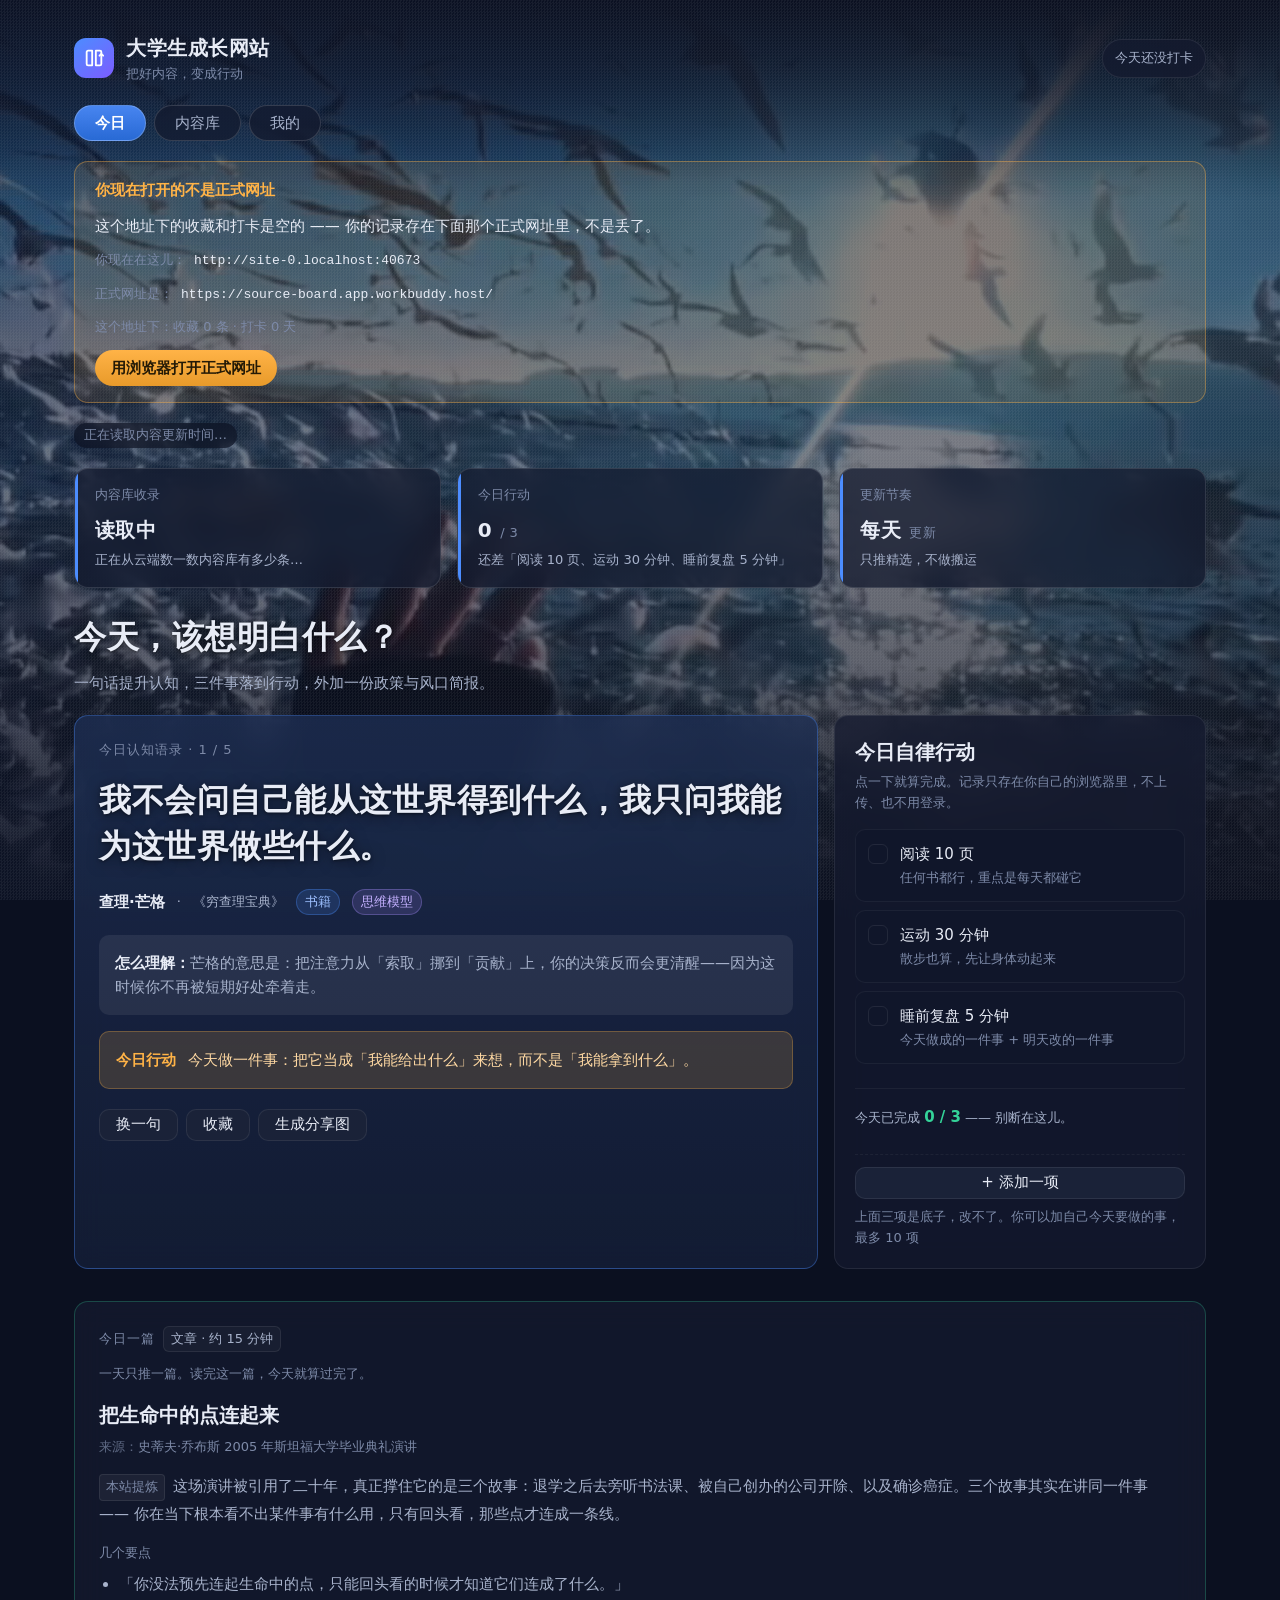
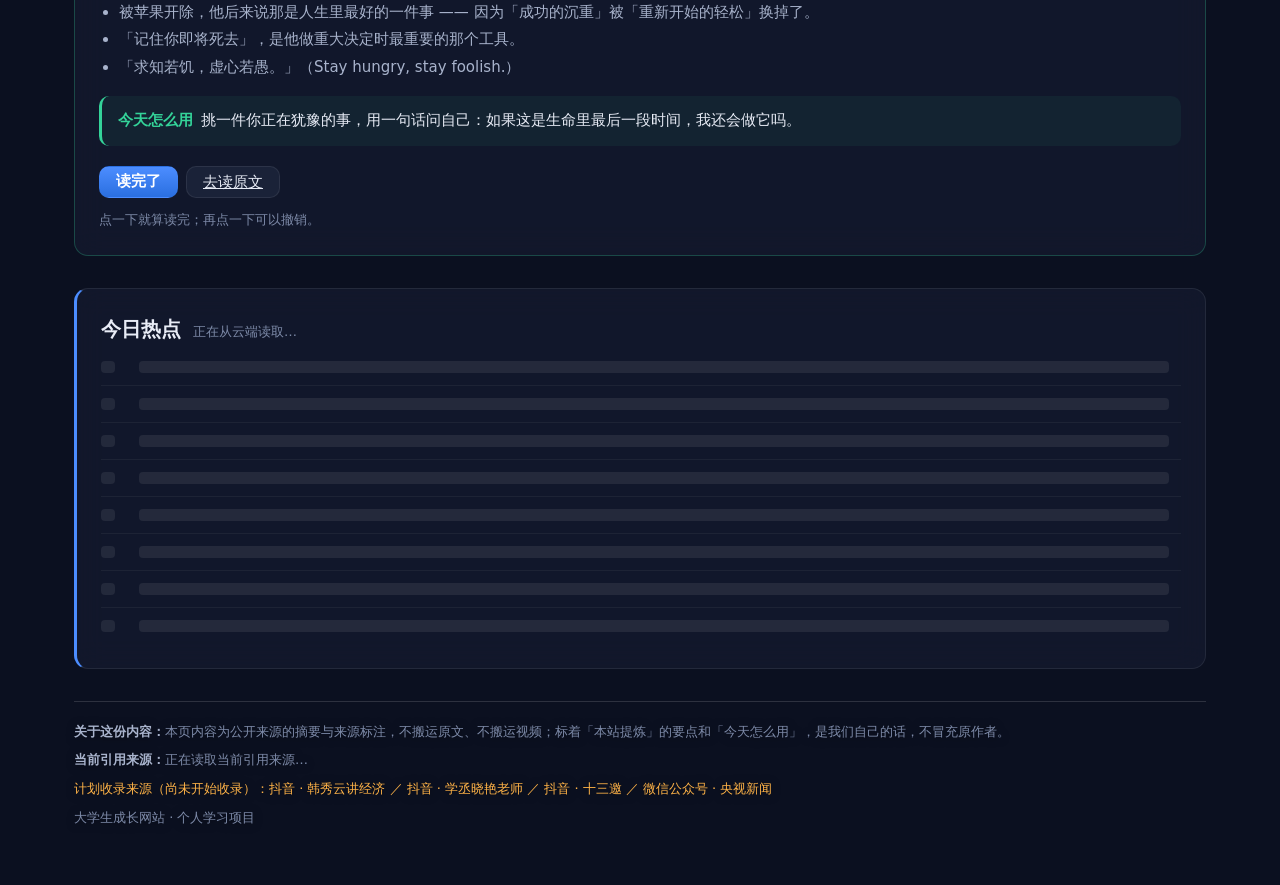
<file: index.html>
<!DOCTYPE html>
<html lang="zh-CN">
<head>
  <meta charset="UTF-8">
  <meta name="viewport" content="width=device-width, initial-scale=1">
  <title>大学生成长网站</title>
  <meta name="description" content="每天 10 分钟，把认知变成行动。精选认知语录 + 名人访谈 + 政策风口简报。">
  <!-- Day 21：标签页上的小图标。
       不加这一行的话，浏览器会自己去找一个叫 /favicon.ico 的文件，
       找不到就报一条 404 —— Day 21 同伴验证时在控制台里看到的红字就是它。
       明写这一行之后，浏览器就不去猜了，那条 404 彻底消失。
       用 SVG（纯文本、几百字节），不引任何二进制资源，符合约束 C2 零构建。 -->
  <link rel="icon" type="image/svg+xml" href="assets/favicon.svg">
  <link rel="stylesheet" href="assets/style.css">
  <!-- Day 18：整页视频背景的样式单独一个文件，删掉这个 link 就等于关掉，
       不用在 style.css 里到处摘代码。（纯静态，没有构建步骤，符合约束 C2） -->
  <link rel="stylesheet" href="assets/hero-video.css">
</head>
<body>

  <!-- ============ 整页视频背景（Day 18 加） ============
       三层，从下到上：
         1. <video>   —— 视频本身，铺满整屏，循环播放，没有声音
         2. .veil     —— 压暗层，视频太亮会把白字吃没，靠这一层压住
         3. .wrap     —— 原来的正常内容，原封不动浮在上面

       ⚠️ 三个必须写对的地方，少一个就出问题：
       · muted + playsinline：浏览器只允许「静音 + 不是全屏接管」的视频自动播，
         少这两个属性，手机上会直接不播，桌面端也可能被拦。
       · aria-hidden="true" + tabindex="-1"：它是纯装饰，
         读屏软件不该念它，键盘 Tab 也不该停在它上面。
       · poster：视频有 1MB，网慢的时候先显示一张静态图，不留黑块。

       ⚠️ 更重要的：**视频读不到时，页面必须照常能用**（约束 C1）。
       这一层是纯装饰、不在 JS 的必经路径上——就算浏览器放不出来，
       它顶多是一片压暗的底色，下面的内容一个字不少。
       所以这里故意**不挂** onerror、不写任何依赖视频的脚本。 -->
  <div class="bg-video" aria-hidden="true">
    <video class="bg-video-el" id="bg-video"
           src="assets/hero-sea.mp4"
           poster="assets/hero-sea-poster.jpg"
           autoplay muted loop playsinline preload="auto" tabindex="-1"></video>
    <div class="veil"></div>
  </div>

  <div class="wrap">

    <!-- ============ 顶栏（三个视图共用） ============ -->
    <header class="topbar">
      <div class="brand">
        <!-- 图标：一本打开的书 + 向上的箭头，纯手写矢量，不引任何图标库 -->
        <span class="brand-mark" aria-hidden="true">
          <svg width="22" height="22" viewBox="0 0 24 24" fill="none"
               stroke="#fff" stroke-width="2" stroke-linecap="round" stroke-linejoin="round">
            <path d="M4 5.5A1.5 1.5 0 0 1 5.5 4H10v16H5.5A1.5 1.5 0 0 1 4 18.5z"/>
            <path d="M20 5.5A1.5 1.5 0 0 0 18.5 4H14v16h4.5A1.5 1.5 0 0 0 20 18.5z"/>
            <path d="M18 9.5l2-2 2 2"/>
          </svg>
        </span>
        <div>
          <h1 class="brand-name">大学生成长网站</h1>
          <p class="brand-sub">把好内容，变成行动</p>
        </div>
      </div>

      <!-- 连续天数由 app.js 从真实打卡记录现算后填进来 -->
      <div class="streak" id="streak"></div>
    </header>

    <!-- ============ 导航标签（Day 13 加） ============
         用真正的 <nav> + <a href="#/...">：不写 JS 也能跳，
         键盘能 Tab 到、能回车，浏览器「返回」键天然可用。
         哪一个是当前页，由 app.js 打上 aria-current="page"。 -->
    <nav class="tabs" id="tabs" aria-label="页面切换"></nav>

    <!-- ============ 地址提醒（Day 19 补 2 加） ============
         ⚠️ 默认是空的、藏起来的（hidden）：**只有在「当前地址不是正式网址」时**
         app.js 才会把它填上并显示。正式网址上它完全不出现，版面跟以前一模一样。

         为什么非要有这么一条：浏览器的本地存储**按网址来源隔离**，
         换了地址打开时收藏/打卡永远是空的，而页面上一点看不出来 ——
         2026-10-05 一晚上他问了三次「我的收藏没了」（三次都不是丢了）。
         页面得自己说清楚「你在哪儿、你的记录在哪儿」。 -->
    <div class="addr-warn" id="addr-warn" hidden></div>

    <!-- ============ 元信息行（三个视图共用） ============ -->
    <div class="meta-row" id="meta-row"></div>

    <!-- ============ 三个视图（Day 13） ============
         三个 <section> 都在页面里，靠 hidden 属性切换显示。
         每个视图有自己的地址：#/home、#/library、#/me
         （地址怎么算出来、怎么切，全在 app.js 里；地址认不出来时回 #/home）。 -->
    <main id="view-root">

      <!-- ---------- 视图一：今日 ---------- -->
      <section class="view" id="view-home" aria-label="今日">

        <!-- 三张统计卡 -->
        <section class="stats" id="stats" aria-label="今日概览"></section>

        <!-- 大标题 -->
        <section class="lead">
          <h2 class="lead-title">今天，该想明白什么？</h2>
          <p class="lead-sub">一句话提升认知，三件事落到行动，外加一份政策与风口简报。</p>
        </section>

        <!-- 首屏：左语录 + 右打卡 -->
        <section class="hero">
          <article class="quote-card" id="quote-card" aria-label="今日认知语录"></article>
          <aside class="action-card" id="action-card" aria-label="今日自律行动"></aside>
        </section>

        <!-- 今日一篇（Day 15 加）：一天只推一条长内容，读完算今天过完。
             ⚠️ 它跟上面的语录卡不是一回事 —— 语录是「一句话」，
             这里是「一篇要花几分钟读完的东西」。放这一层是故意的：
             **不抢首屏**（首屏留给今天该做的那三件事）。
             候选池为空时，app.js 会**整块不画**，不留空壳。 -->
        <section class="daily-read" id="daily-read" aria-label="今日一篇"></section>

        <!-- 今日热点（Day 17 加）：真实热搜，数据来自云端数据库。
             ⚠️ 它是**从云端读来的真数据**（每天 08:00 由定时任务更新），
             所以如实标出「哪一天的榜单」和「数据来源」，让人能自己核对。
             读不到时（断网 / 云端异常）整块显示一句实话，不假装有内容。
             【Day 27】显不显示由 config.js 的 hot.visible 控制，现在是 true。 -->
        <section class="hot" id="hot" aria-label="今日热点"></section>

      </section>

      <!-- ---------- 视图二：内容库 ---------- -->
      <section class="view" id="view-library" aria-label="内容库" hidden>

        <div class="view-head" id="library-head"></div>

        <!-- 四种状态对照（开发演示区，不是给用户用的功能）。
             ⚠️ Day 27 起**默认不画** —— 开关是 config.developer.libraryStateDemo。
             理由：它自己的说明文字就写着「正式产品里不会给用户看到」，
             可它对访客是可见的，还带三个按钮（读云端/空数据/读取失败），
             任何访客都能把内容库点成「读取失败」的样子。
             代码保留：它仍是排查时的对照工具，把开关改 true 就回来。
             （原来那句注释留档：PRD 8.2 待定项 7 说「这块演示区什么时候删，
               由 Jimmy 说」—— 现在只是不显示，没有删。） -->
        <div id="library-demo"></div>

        <!-- 内容库工具条（Day 27 加）：甲 = 筛选，乙 = 搜索。
             ⚠️ 它跟下面的列表是**两个容器**，故意的：
             搜索时每敲一个字都要重画列表，但不能连输入框一起重画 ——
             重画一次输入框就被重建、焦点就丢了，打到第二个字得重新点一下。
             ⚠️ 只在「真的读到内容」时才画：加载中 / 出错 / 空库时不画，
             没有内容可筛，摆一排按钮只是噪声。 -->
        <div id="library-toolbar"></div>

        <!-- 真正的内容库：三列榜单。
             ⚠️ 这一块要能画出**四种状态**（空 / 加载中 / 出错 / 正常），
             由 app.js 的 renderLibrary() 决定画哪一种。
             ⚠️ Day 27 起它还多一种情况：四列都在、但筛选/搜索把结果筛空了 ——
             那种空状态跟「本来就没收录」是两句话，见 data.js 的 libraryTools。 -->
        <div id="library-list"></div>

        <!-- 新增一条（Day 18 加）—— ⚠️ Day 27 路线A 起**已关闭**，这个容器现在是空的。
             ⚠️ 为什么保留这个空 div：config.entry.pageWrite 想重开时，
             渲染代码还需要这个落点；删掉它反而要改两处。开关理由见 config.js。
             （原注释留档：它放在榜单**后面**是故意的 —— 内容是主角，这块是维护用的小工具；
              它跟上面的榜单**不联动**：榜单读的是本地 data.js，它提交的进云端那张表，
              所以提交完必须当场把返回显示出来，不然会让人以为「点了没反应」。） -->
        <div id="library-add"></div>

      </section>

      <!-- ---------- 视图三：我的 ---------- -->
      <section class="view" id="view-me" aria-label="我的" hidden>

        <div class="view-head" id="me-head"></div>

        <!-- 我的收藏 -->
        <section class="me-sec" id="me-favorites"></section>

        <!-- 打卡记录（最近几天） -->
        <section class="me-sec" id="me-history"></section>

      </section>

    </main>

    <!-- ============ 底部（三个视图共用） ============ -->
    <footer class="foot" id="foot"></footer>

  </div>

  <!-- 加载顺序不能换：后面每个文件一开头就要用前面那个。
       云端 SDK 必须排在 db.js 前面 —— db.js 要用它挂出来的 window.WorkBuddyCloud。
       ⚠️ Day 27 起，这个 SDK **放在本地** `assets/workbuddy-cloud-sdk.js`。

       ⚠️⚠️ Day 27 改 —— 原来这一行引的是 jsdelivr CDN，今天实测**国内直连不通**
       （HTTP 000；走本机那个本地代理也 000；DNS 能解析、TCP 连不上），
       结果 SDK 加载不到 →「今日热点」和「内容库」**整块显示「没读到」**。
       页面本身不报错，只是那一块空着 —— 不专门看就不容易发现。
       改成引用本地文件后，一次满足三条：
         · 不引任何在线资源（AGENTS.md 第 4 条第 2 项 —— 原来那句 CDN 其实违规）；
         · 仍然零构建（一个本地 .js，双击 file:// 也能加载）；
         · 不再受 jsdelivr 被墙影响。
       SDK 出处：npm 官方源 @tencent-ai/workbuddy-cloud-sdk，dist-tag dev
       ＝ 0.1.3-dev.c090db7.202610050023（与原来引的 @dev **同一版本**，行为不变）；
       取包内 lib/index.global.js，**字节未改动**
       （md5 809a4a31741d0bee8d3938134a35ed2f，67,666 字节）。

       ⚠️ 踩坑记录 3（Day 17，线上实测）—— 这个最阴：
       原来在每个脚本标签**后面**跟了一小段行尾注释，结果**线上整页 JS 全不执行**
       （页面只剩空骨架），本地却看着正常。原因是浏览器把那段行尾注释的开头
       当成了脚本内容的一部分，把后面的标签结构全吞掉了。
       —— 教训：**注释一律写在脚本标签外面**，绝不要跟在它后面。
       这个坑只有「真开浏览器跑一遍线上」才看得见，规则层测不出来。 -->
  <script src="assets/workbuddy-cloud-sdk.js"></script>

  <!-- 所有常量 -->
  <script src="assets/config.js"></script>
  <!-- 【数据访问层】Day 19 从 cloud.js 拆出来的：等 SDK、建连接、查什么表取哪些列。
       全项目**唯一**跟云端数据库说话的文件（查数据库的代码就在这一个文件里）。 -->
  <script src="assets/db.js"></script>
  <!-- 【接口层】页面跟云端说好的那几句话：校验入参 / 中文提示 / 契约形状 / 编排。
       它自己不知道 SDK 长什么样，所有读写都交给上面的 db.js。 -->
  <script src="assets/cloud.js"></script>
  <!-- 所有「算」的逻辑（纯函数） -->
  <script src="assets/rules.js"></script>
  <!-- 所有数据读写（唯一碰 localStorage 的文件） -->
  <script src="assets/store.js"></script>
  <!-- 所有内容（含三个视图的名字与说明） -->
  <script src="assets/data.js"></script>
  <!-- 画到页面上 + 收点击 + 按地址切换视图 -->
  <script src="assets/app.js"></script>
</body>
</html>
</file>
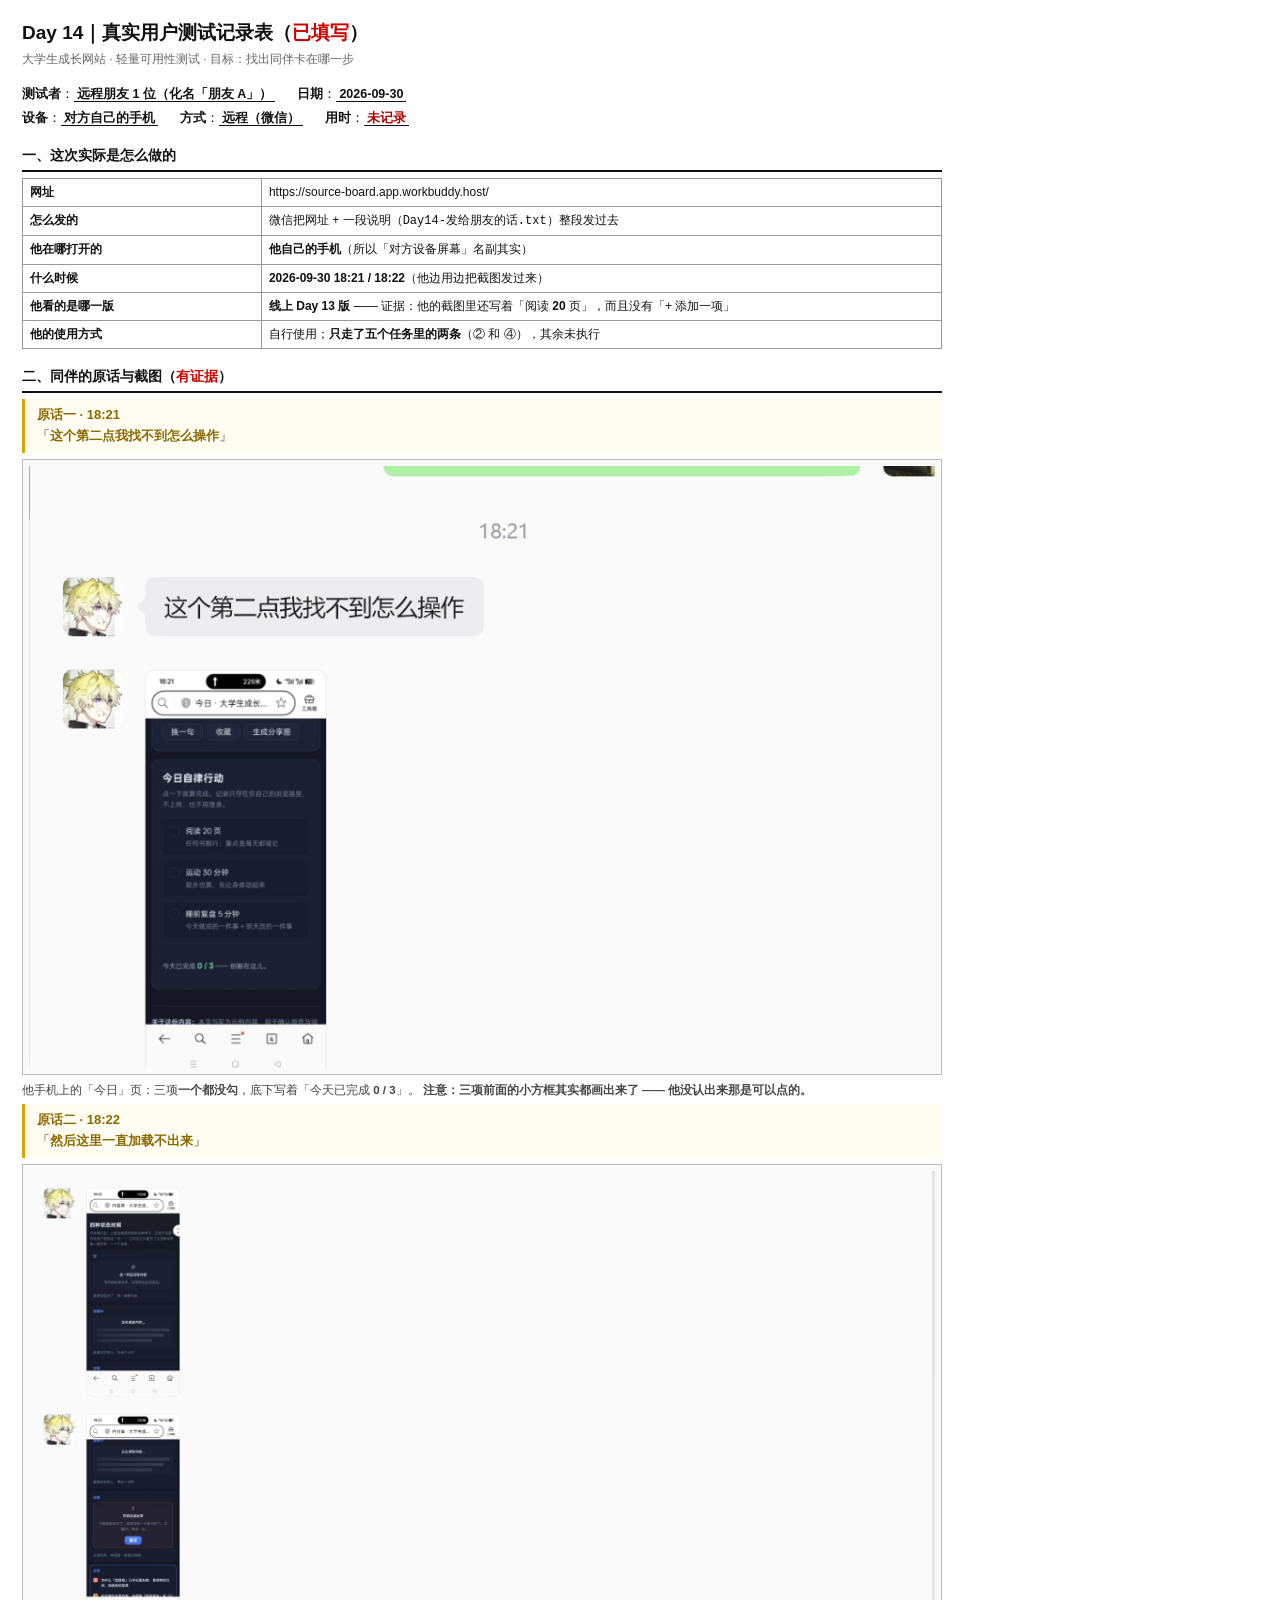
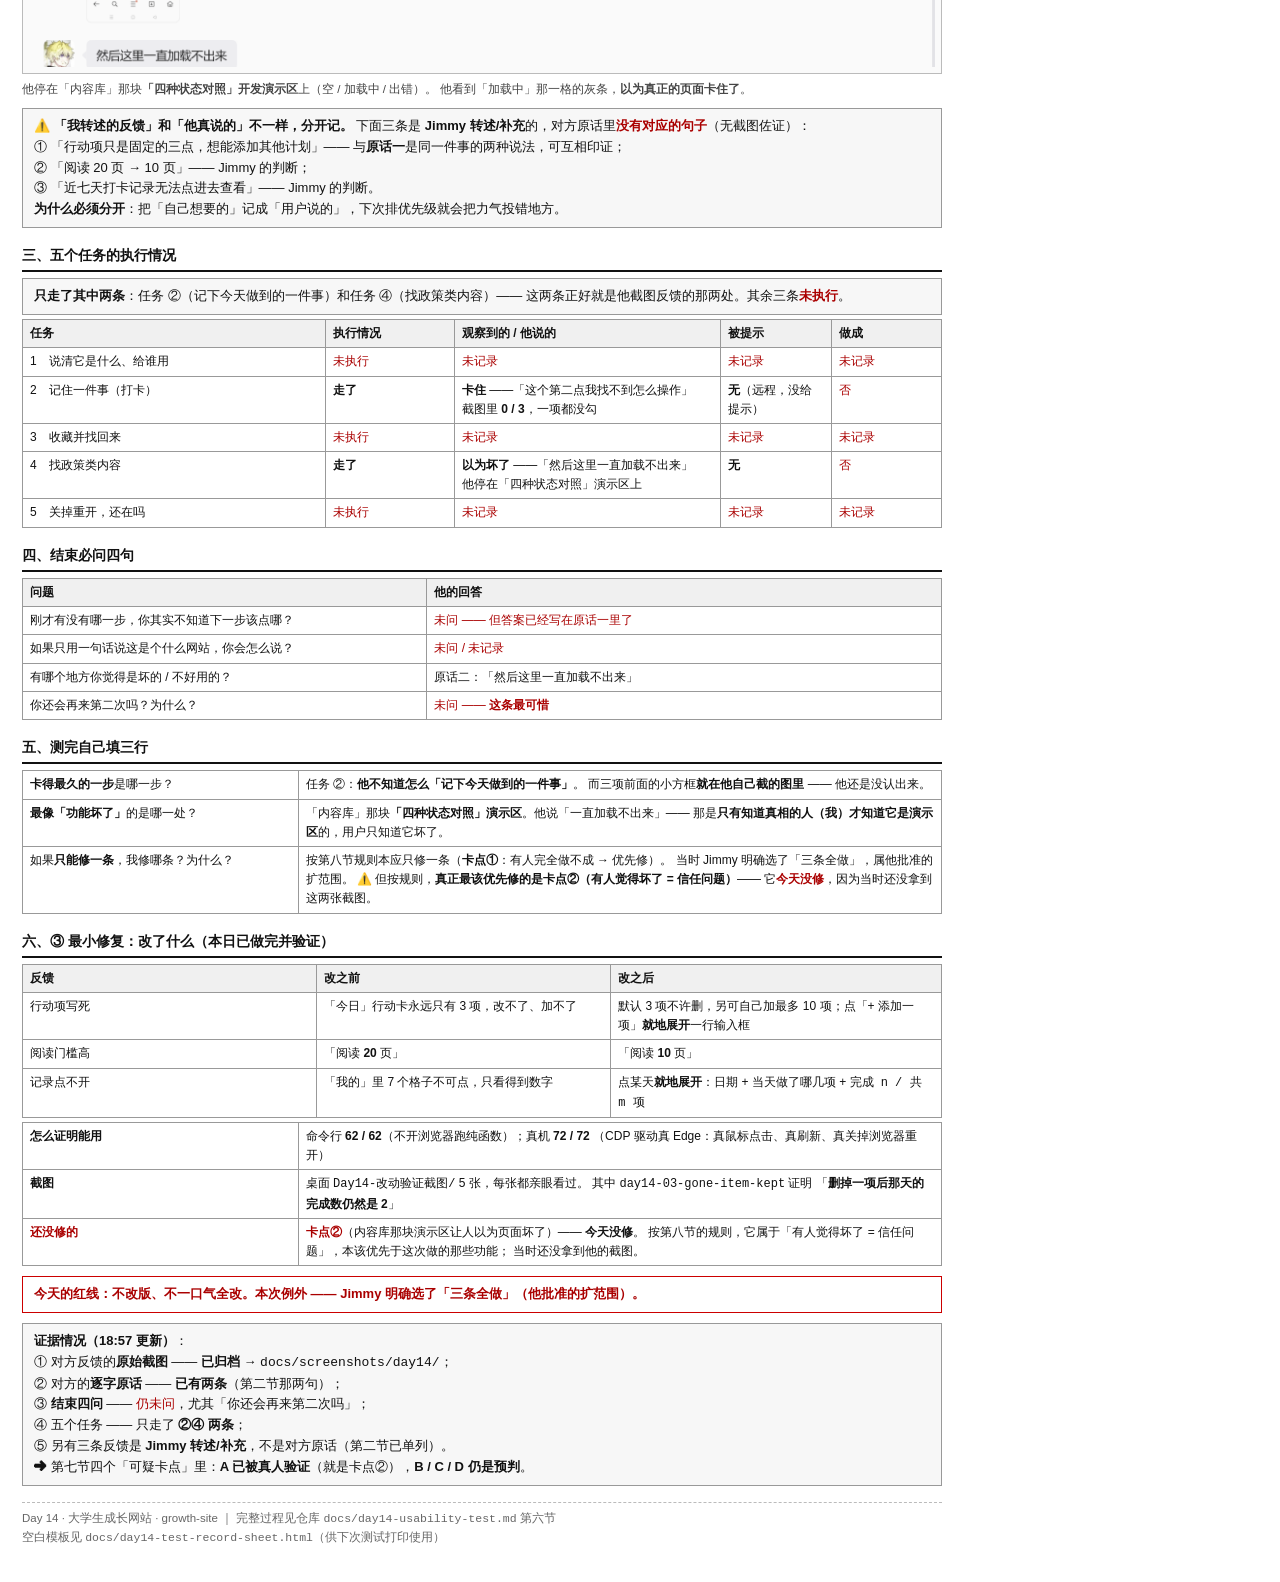
<file: docs/day14-test-record-filled.html>
<!DOCTYPE html>
<html lang="zh-CN">
<head>
<meta charset="UTF-8">
<title>Day 14｜真实用户测试记录表（已填写）</title>
<style>
  /* 这一份要能直接截图 / 打印，所以强制走浅色底。 */
  html, body { background: #fff; color: #111; }
  body {
    font-family: "Microsoft YaHei", "PingFang SC", "Segoe UI", sans-serif;
    font-size: 13px; line-height: 1.6;
    margin: 0; padding: 18px 22px 30px;
    max-width: 920px;
  }
  h1 { font-size: 19px; margin: 0 0 2px; }
  .sub { color: #666; font-size: 12px; margin: 0 0 14px; }
  h2 {
    font-size: 14px; margin: 16px 0 6px; padding-bottom: 4px;
    border-bottom: 2px solid #111;
  }
  .meta-line { display: flex; gap: 22px; flex-wrap: wrap; font-size: 12.5px; margin-bottom: 4px; }
  .fill { font-weight: 700; border-bottom: 1px solid #111; padding: 0 3px; }
  table { border-collapse: collapse; width: 100%; margin-top: 4px; }
  th, td { border: 1px solid #999; padding: 4px 7px; vertical-align: top; font-size: 12px; }
  th { background: #f0f0f0; font-weight: 600; text-align: left; }
  .quote { background: #fffdf2; border-left: 3px solid #d9a300; padding: 6px 12px; margin: 5px 0; }
  .quote b { color: #8a6a00; }
  .warn { border: 1px solid #c00; color: #a00; padding: 7px 11px; margin-top: 10px; font-weight: 600; }
  .note { border: 1px solid #999; background: #f7f7f7; padding: 7px 11px; margin-top: 10px; }
  .shot { border: 1px solid #bbb; padding: 6px; margin: 6px 0 0; background: #fafafa; }
  .shot img { display: block; max-width: 100%; height: auto; }
  .cap { font-size: 11.5px; color: #444; margin: 6px 0 0; }
  .key { color: #a00; font-weight: 700; }
  .miss { color: #a00; }
  .foot { margin-top: 16px; font-size: 11.5px; color: #666; border-top: 1px dashed #bbb; padding-top: 6px; }
  @media print {
    body { padding: 0 10mm; font-size: 12px; }
    tr { page-break-inside: avoid; }
  }
</style>
</head>
<body>

<h1>Day 14｜真实用户测试记录表（<span style="color:#c00">已填写</span>）</h1>
<p class="sub">大学生成长网站 · 轻量可用性测试 · 目标：找出同伴卡在哪一步</p>

<div class="meta-line">
  <span><b>测试者</b>：<span class="fill">远程朋友 1 位（化名「朋友 A」）</span></span>
  <span><b>日期</b>：<span class="fill">2026-09-30</span></span>
</div>
<div class="meta-line">
  <span><b>设备</b>：<span class="fill">对方自己的手机</span></span>
  <span><b>方式</b>：<span class="fill">远程（微信）</span></span>
  <span><b>用时</b>：<span class="fill miss">未记录</span></span>
</div>

<h2>一、这次实际是怎么做的</h2>
<table>
  <tbody>
    <tr><td style="width:26%"><b>网址</b></td><td>https://source-board.app.workbuddy.host/</td></tr>
    <tr><td><b>怎么发的</b></td><td>微信把网址 + 一段说明（<code>Day14-发给朋友的话.txt</code>）整段发过去</td></tr>
    <tr><td><b>他在哪打开的</b></td><td><b>他自己的手机</b>（所以「对方设备屏幕」名副其实）</td></tr>
    <tr><td><b>什么时候</b></td><td><b>2026-09-30 18:21 / 18:22</b>（他边用边把截图发过来）</td></tr>
    <tr><td><b>他看的是哪一版</b></td><td><b>线上 Day 13 版</b> —— 证据：他的截图里还写着「阅读 <b>20</b> 页」，而且没有「+ 添加一项」</td></tr>
    <tr><td><b>他的使用方式</b></td><td>自行使用；<b>只走了五个任务里的两条</b>（② 和 ④），其余未执行</td></tr>
  </tbody>
</table>

<h2>二、同伴的原话与截图（<span style="color:#c00">有证据</span>）</h2>

<div class="quote">
  <b>原话一 · 18:21</b><br>
  「<b>这个第二点我找不到怎么操作</b>」
</div>
<div class="shot">
  <img src="screenshots/day14/friend-01-action-cannot-find.png" alt="朋友发来的聊天与今日页截图">
</div>
<p class="cap">他手机上的「今日」页：三项<b>一个都没勾</b>，底下写着「今天已完成 <b>0 / 3</b>」。
   <b>注意：三项前面的小方框其实都画出来了 —— 他没认出来那是可以点的。</b></p>

<div class="quote">
  <b>原话二 · 18:22</b><br>
  「<b>然后这里一直加载不出来</b>」
</div>
<div class="shot">
  <img src="screenshots/day14/friend-02-demo-stuck-loading.png" alt="朋友发来的内容库截图与他的原话">
</div>
<p class="cap">他停在「内容库」那块<b>「四种状态对照」开发演示区</b>上（空 / 加载中 / 出错）。
   他看到「加载中」那一格的灰条，<b>以为真正的页面卡住了</b>。</p>

<div class="note">
  ⚠️ <b>「我转述的反馈」和「他真说的」不一样，分开记。</b>
  下面三条是 <b>Jimmy 转述/补充</b>的，对方原话里<b class="miss">没有对应的句子</b>（无截图佐证）：<br>
  ① 「行动项只是固定的三点，想能添加其他计划」—— 与<b>原话一</b>是同一件事的两种说法，可互相印证；<br>
  ② 「阅读 20 页 → 10 页」—— Jimmy 的判断；<br>
  ③ 「近七天打卡记录无法点进去查看」—— Jimmy 的判断。<br>
  <b>为什么必须分开</b>：把「自己想要的」记成「用户说的」，下次排优先级就会把力气投错地方。
</div>

<h2>三、五个任务的执行情况</h2>
<div class="note" style="margin-top:4px">
  <b>只走了其中两条</b>：任务 ②（记下今天做到的一件事）和任务 ④（找政策类内容）——
  这两条正好就是他截图反馈的那两处。其余三条<b class="miss">未执行</b>。
</div>
<table>
  <thead>
    <tr>
      <th style="width:33%">任务</th>
      <th style="width:14%">执行情况</th>
      <th style="width:29%">观察到的 / 他说的</th>
      <th style="width:12%">被提示</th>
      <th style="width:12%">做成</th>
    </tr>
  </thead>
  <tbody>
    <tr>
      <td>1　说清它是什么、给谁用</td>
      <td class="miss">未执行</td>
      <td class="miss">未记录</td>
      <td class="miss">未记录</td>
      <td class="miss">未记录</td>
    </tr>
    <tr>
      <td>2　记住一件事（打卡）</td>
      <td><b>走了</b></td>
      <td><b>卡住</b> ——「这个第二点我找不到怎么操作」<br>截图里 <b>0 / 3</b>，一项都没勾</td>
      <td><b>无</b>（远程，没给提示）</td>
      <td class="miss">否</td>
    </tr>
    <tr>
      <td>3　收藏并找回来</td>
      <td class="miss">未执行</td>
      <td class="miss">未记录</td>
      <td class="miss">未记录</td>
      <td class="miss">未记录</td>
    </tr>
    <tr>
      <td>4　找政策类内容</td>
      <td><b>走了</b></td>
      <td><b>以为坏了</b> ——「然后这里一直加载不出来」<br>他停在「四种状态对照」演示区上</td>
      <td><b>无</b></td>
      <td class="miss">否</td>
    </tr>
    <tr>
      <td>5　关掉重开，还在吗</td>
      <td class="miss">未执行</td>
      <td class="miss">未记录</td>
      <td class="miss">未记录</td>
      <td class="miss">未记录</td>
    </tr>
  </tbody>
</table>

<h2>四、结束必问四句</h2>
<table>
  <thead>
    <tr><th style="width:44%">问题</th><th>他的回答</th></tr>
  </thead>
  <tbody>
    <tr><td>刚才有没有哪一步，你其实不知道下一步该点哪？</td><td class="miss">未问 —— 但答案已经写在原话一里了</td></tr>
    <tr><td>如果只用一句话说这是个什么网站，你会怎么说？</td><td class="miss">未问 / 未记录</td></tr>
    <tr><td>有哪个地方你觉得是坏的 / 不好用的？</td><td>原话二：「然后这里一直加载不出来」</td></tr>
    <tr><td>你还会再来第二次吗？为什么？</td><td class="miss">未问 —— <b>这条最可惜</b></td></tr>
  </tbody>
</table>

<h2>五、测完自己填三行</h2>
<table>
  <tbody>
    <tr><td style="width:30%"><b>卡得最久的一步</b>是哪一步？</td>
        <td>任务 ②：<b>他不知道怎么「记下今天做到的一件事」</b>。
            而三项前面的小方框<b>就在他自己截的图里</b> —— 他还是没认出来。</td></tr>
    <tr><td><b>最像「功能坏了」</b>的是哪一处？</td>
        <td>「内容库」那块<b>「四种状态对照」演示区</b>。他说「一直加载不出来」——
            那是<b>只有知道真相的人（我）才知道它是演示区</b>的，用户只知道它坏了。</td></tr>
    <tr><td>如果<b>只能修一条</b>，我修哪条？为什么？</td>
        <td>按第八节规则本应只修一条（<b>卡点①</b>：有人完全做不成 → 优先修）。
            当时 Jimmy 明确选了「三条全做」，属他批准的扩范围。
            ⚠️ 但按规则，<b>真正最该优先修的是卡点②（有人觉得坏了 = 信任问题）</b>——
            它<b class="miss">今天没修</b>，因为当时还没拿到这两张截图。</td></tr>
  </tbody>
</table>

<h2>六、③ 最小修复：改了什么（本日已做完并验证）</h2>
<table>
  <thead>
    <tr><th style="width:32%">反馈</th><th style="width:32%">改之前</th><th>改之后</th></tr>
  </thead>
  <tbody>
    <tr><td>行动项写死</td><td>「今日」行动卡永远只有 3 项，改不了、加不了</td>
        <td>默认 3 项不许删，另可自己加最多 10 项；点「+ 添加一项」<b>就地展开</b>一行输入框</td></tr>
    <tr><td>阅读门槛高</td><td>「阅读 <b>20</b> 页」</td><td>「阅读 <b>10</b> 页」</td></tr>
    <tr><td>记录点不开</td><td>「我的」里 7 个格子不可点，只看得到数字</td>
        <td>点某天<b>就地展开</b>：日期 + 当天做了哪几项 + <code>完成 n / 共 m 项</code></td></tr>
  </tbody>
</table>
<table>
  <tbody>
    <tr><td style="width:30%"><b>怎么证明能用</b></td>
        <td>命令行 <b>62 / 62</b>（不开浏览器跑纯函数）；真机 <b>72 / 72</b>
            （CDP 驱动真 Edge：真鼠标点击、真刷新、真关掉浏览器重开）</td></tr>
    <tr><td><b>截图</b></td>
        <td>桌面 <code>Day14-改动验证截图/</code> 5 张，每张都亲眼看过。
            其中 <code>day14-03-gone-item-kept</code> 证明
            「<b>删掉一项后那天的完成数仍然是 2</b>」</td></tr>
    <tr><td><b class="miss">还没修的</b></td>
        <td><b class="miss">卡点②</b>（内容库那块演示区让人以为页面坏了）—— <b>今天没修</b>。
            按第八节的规则，它属于「有人觉得坏了 = 信任问题」，本该优先于这次做的那些功能；
            当时还没拿到他的截图。</td></tr>
  </tbody>
</table>

<div class="warn">
  今天的红线：不改版、不一口气全改。<b>本次例外</b> —— Jimmy 明确选了「三条全做」（他批准的扩范围）。
</div>

<div class="note">
  <b>证据情况（18:57 更新）</b>：<br>
  ① 对方反馈的<b>原始截图</b> —— <b>已归档</b> → <code>docs/screenshots/day14/</code>；<br>
  ② 对方的<b>逐字原话</b> —— <b>已有两条</b>（第二节那两句）；<br>
  ③ <b>结束四问</b> —— <span class="miss">仍未问</span>，尤其「你还会再来第二次吗」；<br>
  ④ 五个任务 —— 只走了 <b>②④ 两条</b>；<br>
  ⑤ 另有三条反馈是 <b>Jimmy 转述/补充</b>，不是对方原话（第二节已单列）。<br>
  ➜ 第七节四个「可疑卡点」里：<b>A 已被真人验证</b>（就是卡点②），<b>B / C / D 仍是预判</b>。
</div>

<p class="foot">
  Day 14 · 大学生成长网站 · growth-site ｜ 完整过程见仓库 <code>docs/day14-usability-test.md</code> 第六节<br>
  空白模板见 <code>docs/day14-test-record-sheet.html</code>（供下次测试打印使用）
</p>

</body>
</html>
</file>
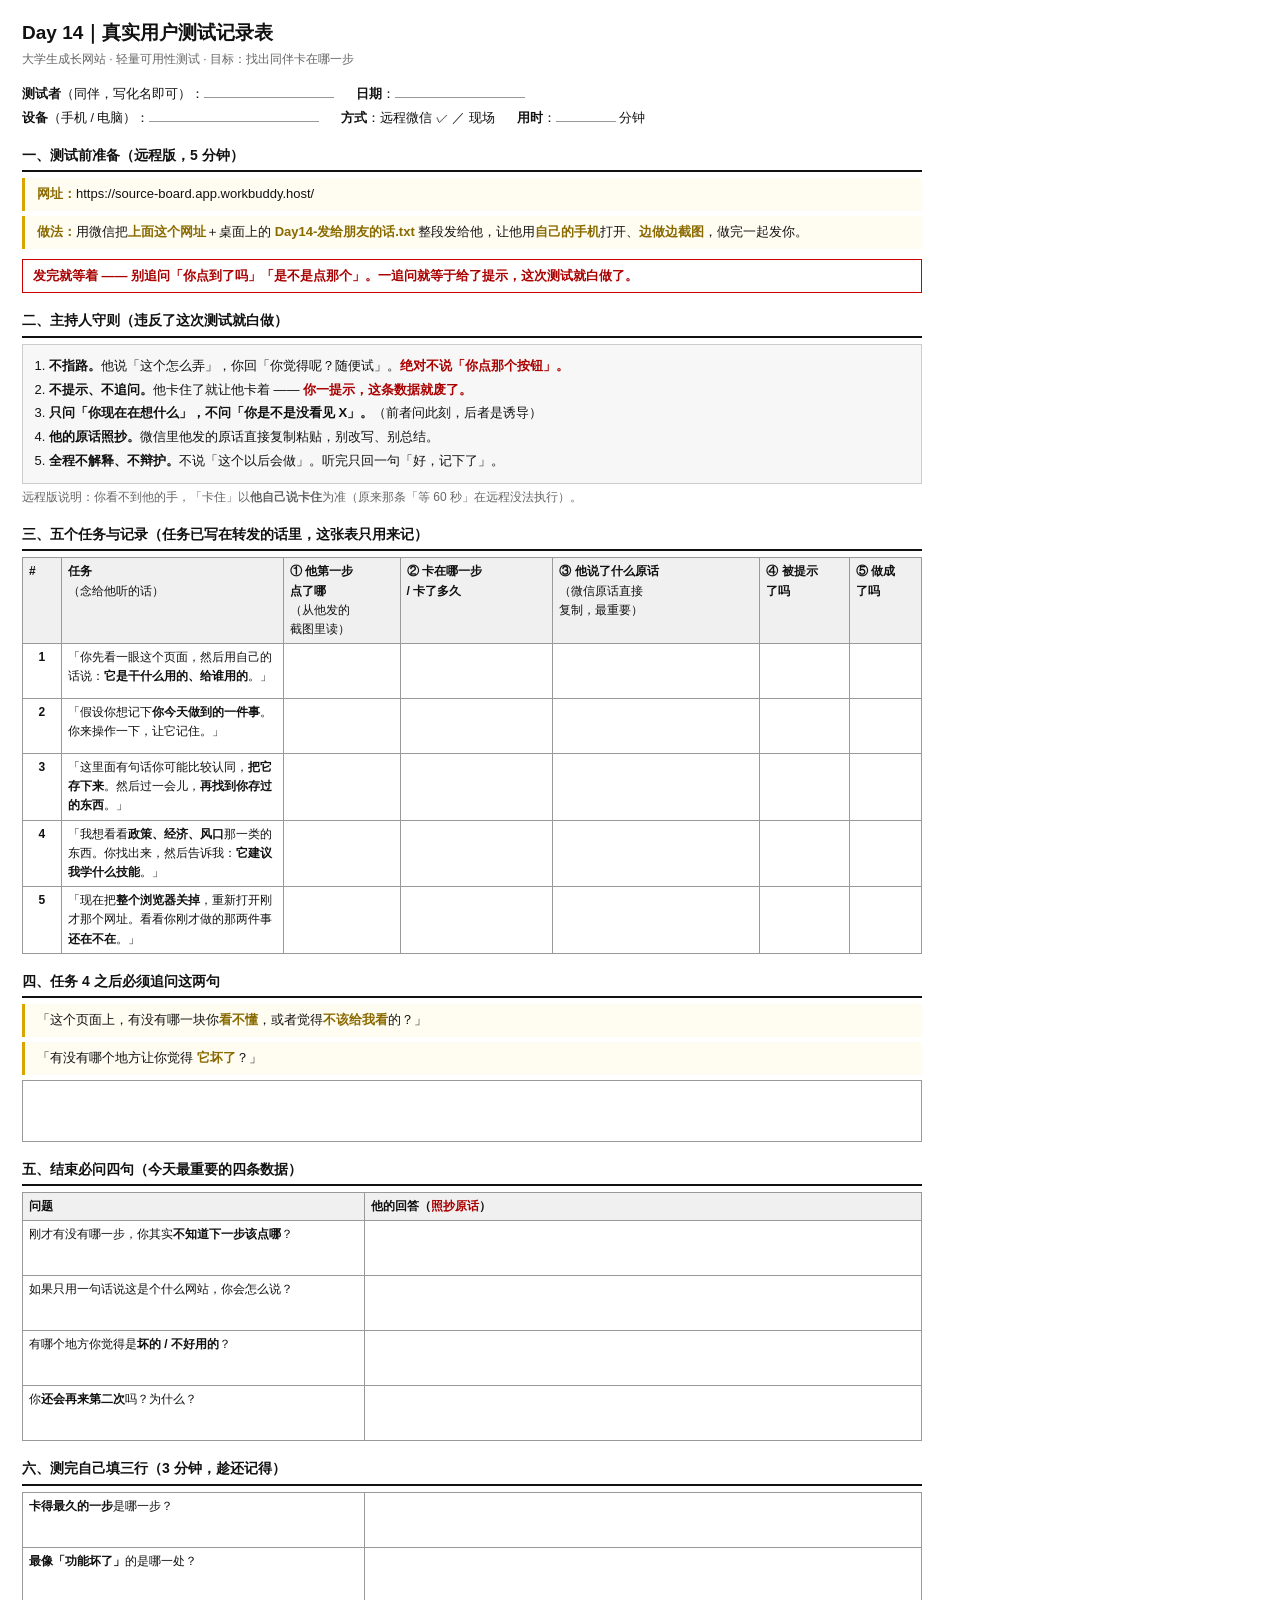
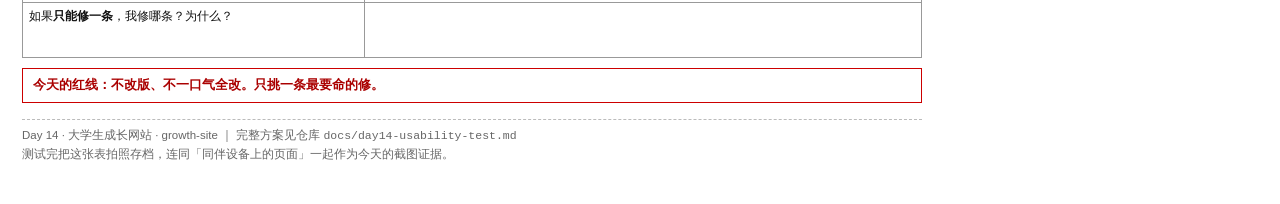
<file: docs/day14-test-record-sheet.html>
<!DOCTYPE html>
<html lang="zh-CN">
<head>
<meta charset="UTF-8">
<title>Day 14｜真实用户测试记录表</title>
<style>
  /* 这一份是**要打印的**，所以强制走浅色：
     深色底打印出来会是一整页黑，又费墨又看不清。 */
  html, body { background: #fff; color: #111; }
  body {
    font-family: "Microsoft YaHei", "PingFang SC", "Segoe UI", sans-serif;
    font-size: 13px; line-height: 1.6;
    margin: 0; padding: 18px 22px 30px;
    max-width: 900px;
  }
  h1 { font-size: 19px; margin: 0 0 2px; }
  .sub { color: #666; font-size: 12px; margin: 0 0 14px; }
  h2 {
    font-size: 14px; margin: 16px 0 6px; padding-bottom: 4px;
    border-bottom: 2px solid #111;
  }
  .meta-line { display: flex; gap: 22px; flex-wrap: wrap; font-size: 12.5px; margin-bottom: 4px; }
  .blank { display: inline-block; border-bottom: 1px solid #999; min-width: 108px; }
  table { border-collapse: collapse; width: 100%; margin-top: 4px; }
  th, td { border: 1px solid #999; padding: 4px 6px; vertical-align: top; font-size: 12px; }
  th { background: #f0f0f0; font-weight: 600; text-align: left; }
  td { height: 46px; }
  td.n { width: 24px; text-align: center; font-weight: 700; }
  td.task { width: 200px; }
  col.c1 { width: 14%; }
  col.c2 { width: 17%; }
  col.c3 { width: 23%; }
  col.c4 { width: 9%; }
  col.c5 { width: 8%; }
  .rules { background: #f7f7f7; border: 1px solid #ccc; padding: 8px 12px 8px 26px; margin: 4px 0 0; }
  .rules li { margin: 3px 0; }
  .script { background: #fffdf2; border-left: 3px solid #d9a300; padding: 6px 12px; margin: 5px 0; }
  .script b { color: #8a6a00; }
  .warn { border: 1px solid #c00; color: #a00; padding: 6px 10px; margin-top: 10px; font-weight: 600; }
  .key { color: #a00; font-weight: 700; }
  .foot { margin-top: 16px; font-size: 11.5px; color: #666; border-top: 1px dashed #bbb; padding-top: 6px; }
  @media print {
    body { padding: 0 10mm; font-size: 12px; }
    .rules, .script { break-inside: avoid; }
    table { page-break-inside: auto; }
    tr { page-break-inside: avoid; }
  }
</style>
</head>
<body>

<h1>Day 14｜真实用户测试记录表</h1>
<p class="sub">大学生成长网站 · 轻量可用性测试 · 目标：找出同伴卡在哪一步</p>

<div class="meta-line">
  <span><b>测试者</b>（同伴，写化名即可）：<span class="blank" style="min-width:130px"></span></span>
  <span><b>日期</b>：<span class="blank" style="min-width:130px"></span></span>
</div>
<div class="meta-line">
  <span><b>设备</b>（手机 / 电脑）：<span class="blank" style="min-width:170px"></span></span>
  <span><b>方式</b>：远程微信 ✓ ／ 现场</span>
  <span><b>用时</b>：<span class="blank" style="min-width:60px"></span> 分钟</span>
</div>

<h2>一、测试前准备（远程版，5 分钟）</h2>
<div class="script"><b>网址：</b>https://source-board.app.workbuddy.host/</div>
<div class="script"><b>做法：</b>用微信把<b>上面这个网址</b>＋桌面上的 <b>Day14-发给朋友的话.txt</b> 整段发给他，让他用<b>自己的手机</b>打开、<b>边做边截图</b>，做完一起发你。</div>
<div class="warn" style="border-color:#c00">发完就等着 —— <b>别追问「你点到了吗」「是不是点那个」</b>。一追问就等于给了提示，这次测试就白做了。</div>

<h2>二、主持人守则（违反了这次测试就白做）</h2>
<ol class="rules">
  <li><b>不指路。</b>他说「这个怎么弄」，你回「你觉得呢？随便试」。<span class="key">绝对不说「你点那个按钮」。</span></li>
  <li><b>不提示、不追问。</b>他卡住了就让他卡着 —— <span class="key">你一提示，这条数据就废了。</span></li>
  <li><b>只问「你现在在想什么」，不问「你是不是没看见 X」。</b>（前者问此刻，后者是诱导）</li>
  <li><b>他的原话照抄。</b>微信里他发的原话直接复制粘贴，别改写、别总结。</li>
  <li><b>全程不解释、不辩护。</b>不说「这个以后会做」。听完只回一句「好，记下了」。</li>
</ol>
<p class="sub" style="margin:4px 0 0">远程版说明：你看不到他的手，「卡住」以<b>他自己说卡住</b>为准（原来那条「等 60 秒」在远程没法执行）。</p>

<h2>三、五个任务与记录（任务已写在转发的话里，这张表只用来记）</h2>
<table>
  <thead>
    <tr>
      <th class="n">#</th>
      <th class="task">任务<br><span style="font-weight:400">（念给他听的话）</span></th>
      <th style="width:13%">① 他第一步<br>点了哪<br><span style="font-weight:400">（从他发的<br>截图里读）</span></th>
      <th style="width:17%">② 卡在哪一步<br>/ 卡了多久</th>
      <th style="width:23%">③ 他说了什么原话<br><span style="font-weight:400">（微信原话直接<br>复制，最重要）</span></th>
      <th style="width:10%">④ 被提示<br>了吗</th>
      <th style="width:8%">⑤ 做成<br>了吗</th>
    </tr>
  </thead>
  <tbody>
    <tr>
      <td class="n">1</td>
      <td class="task">「你先看一眼这个页面，然后用自己的话说：<b>它是干什么用的、给谁用的</b>。」</td>
      <td></td><td></td><td></td><td></td><td></td>
    </tr>
    <tr>
      <td class="n">2</td>
      <td class="task">「假设你想记下<b>你今天做到的一件事</b>。你来操作一下，让它记住。」</td>
      <td></td><td></td><td></td><td></td><td></td>
    </tr>
    <tr>
      <td class="n">3</td>
      <td class="task">「这里面有句话你可能比较认同，<b>把它存下来</b>。然后过一会儿，<b>再找到你存过的东西</b>。」</td>
      <td></td><td></td><td></td><td></td><td></td>
    </tr>
    <tr>
      <td class="n">4</td>
      <td class="task">「我想看看<b>政策、经济、风口</b>那一类的东西。你找出来，然后告诉我：<b>它建议我学什么技能</b>。」</td>
      <td></td><td></td><td></td><td></td><td></td>
    </tr>
    <tr>
      <td class="n">5</td>
      <td class="task">「现在把<b>整个浏览器关掉</b>，重新打开刚才那个网址。看看你刚才做的那两件事<b>还在不在</b>。」</td>
      <td></td><td></td><td></td><td></td><td></td>
    </tr>
  </tbody>
</table>

<h2>四、任务 4 之后必须追问这两句</h2>
<div class="script">「这个页面上，有没有哪一块你<b>看不懂</b>，或者觉得<b>不该给我看</b>的？」</div>
<div class="script">「有没有哪个地方让你觉得 <b>它坏了</b>？」</div>
<table>
  <tbody>
    <tr><td style="height:52px"></td></tr>
  </tbody>
</table>

<h2>五、结束必问四句（今天最重要的四条数据）</h2>
<table>
  <thead>
    <tr><th style="width:38%">问题</th><th>他的回答（<span class="key">照抄原话</span>）</th></tr>
  </thead>
  <tbody>
    <tr><td>刚才有没有哪一步，你其实<b>不知道下一步该点哪</b>？</td><td></td></tr>
    <tr><td>如果只用一句话说这是个什么网站，你会怎么说？</td><td></td></tr>
    <tr><td>有哪个地方你觉得是<b>坏的 / 不好用的</b>？</td><td></td></tr>
    <tr><td>你<b>还会再来第二次</b>吗？为什么？</td><td></td></tr>
  </tbody>
</table>

<h2>六、测完自己填三行（3 分钟，趁还记得）</h2>
<table>
  <tbody>
    <tr><td style="width:38%"><b>卡得最久的一步</b>是哪一步？</td><td></td></tr>
    <tr><td><b>最像「功能坏了」</b>的是哪一处？</td><td></td></tr>
    <tr><td>如果<b>只能修一条</b>，我修哪条？为什么？</td><td></td></tr>
  </tbody>
</table>

<div class="warn">今天的红线：不改版、不一口气全改。只挑一条最要命的修。</div>

<p class="foot">
  Day 14 · 大学生成长网站 · growth-site ｜ 完整方案见仓库 <code>docs/day14-usability-test.md</code><br>
  测试完把这张表拍照存档，连同「同伴设备上的页面」一起作为今天的截图证据。
</p>

</body>
</html>
</file>
<file: assets/style.css>
/* ============================================================
   style.css —— 大学生成长网站 · 首页
   ------------------------------------------------------------
   配色取自参考图（深色 + 彩色分类标签），主色仍是「蓝 + 暖橙」：
     蓝  = 认知/理性
     橙  = 提醒/行动（只用在"要你做点什么"的地方）
   所有颜色都收在下面的变量里，想整体换色只改这一段。
   ============================================================ */

:root {
  /* --- 底色三层：页面 / 卡片 / 卡片内层 --- */
  --bg:        #0b1020;
  --bg-soft:   #10162a;
  --card:      #141a2e;
  --card-2:    #1a2238;
  --line:      rgba(255, 255, 255, 0.08);
  --line-soft: rgba(255, 255, 255, 0.05);

  /* --- 文字三层（都验过对比度：≥4.5:1） --- */
  --ink:       #e8ecf6;   /* 主文字  ≈16:1 */
  --ink-soft:  #a8b3cc;   /* 次要    ≈9:1  */
  --ink-faint: #7d8aa8;   /* 更淡    ≈5.4:1 */

  /* --- 强调色 --- */
  --brand:     #4c8dff;   /* 主色：蓝 */
  --warm:      #ffb347;   /* 点缀：暖橙 */
  --ok:        #34d399;   /* 完成态：绿 */
  --brand-deep:#2a6fe0;   /* 按钮渐变用 */

  /* --- 间距刻度：全部是 4 的倍数 --- */
  --sp-1: 4px;  --sp-2: 8px;  --sp-3: 12px; --sp-4: 16px;
  --sp-5: 20px; --sp-6: 24px; --sp-7: 32px; --sp-8: 48px;

  /* --- 字号：只准这 4 档 --- */
  --fs-1: 32px;  /* 大标题 */
  --fs-2: 20px;  /* 卡片标题 */
  --fs-3: 15px;  /* 正文 */
  --fs-4: 13px;  /* 辅助 */

  --radius:    14px;
  --radius-sm: 10px;
}

* { box-sizing: border-box; }

html { -webkit-text-size-adjust: 100%; }

body {
  margin: 0;
  background: var(--bg);
  color: var(--ink);
  font-family: system-ui, -apple-system, "Segoe UI", "Microsoft YaHei",
               "PingFang SC", "Hiragino Sans GB", sans-serif;
  font-size: var(--fs-3);
  line-height: 1.6;
  /* 背景上加一层极淡的径向光，避免大片死黑 */
  background-image:
    radial-gradient(900px 420px at 12% -8%,  rgba(76, 141, 255, 0.16), transparent 70%),
    radial-gradient(720px 380px at 92% 4%,   rgba(255, 179, 71, 0.08), transparent 70%);
  background-repeat: no-repeat;
}

.wrap {
  max-width: 1180px;
  margin: 0 auto;
  padding: var(--sp-7) var(--sp-6) var(--sp-8);
}

/* ---------- 通用小件 ---------- */

/* 彩色分类标签。颜色走 data-* 属性，避免在 HTML 里写 style */
.tag {
  display: inline-block;
  padding: 2px 8px;
  border-radius: 999px;
  font-size: var(--fs-4);
  line-height: 1.5;
  white-space: nowrap;
  border: 1px solid transparent;
}
.tag[data-c="blue"]   { background: rgba(76,141,255,.16);  color: #9dc0ff; border-color: rgba(76,141,255,.32); }
.tag[data-c="cyan"]   { background: rgba(34,211,238,.14);  color: #7fe3f2; border-color: rgba(34,211,238,.30); }
.tag[data-c="violet"] { background: rgba(167,139,250,.16); color: #c4b1ff; border-color: rgba(167,139,250,.32); }
.tag[data-c="green"]  { background: rgba(52,211,153,.14);  color: #7ee5bb; border-color: rgba(52,211,153,.30); }
.tag[data-c="amber"]  { background: rgba(255,179,71,.16);  color: #ffcd85; border-color: rgba(255,179,71,.32); }
.tag[data-c="red"]    { background: rgba(248,113,113,.16); color: #ffa8a8; border-color: rgba(248,113,113,.32); }

/* 小按钮：全部造真正的 <button>，保证键盘能 Tab 到（老项目 Day 9 定的规矩） */
.btn {
  display: inline-flex;
  align-items: center;
  justify-content: center;
  gap: var(--sp-2);
  min-height: 32px;          /* 可点元素下限 32×32 */
  min-width: 32px;
  padding: 0 var(--sp-4);
  border-radius: var(--radius-sm);
  border: 1px solid var(--line);
  background: var(--card-2);
  color: var(--ink);
  font-size: var(--fs-3);
  font-family: inherit;
  cursor: pointer;
  transition: background .15s ease, border-color .15s ease, transform .1s ease;
}
.btn:hover { background: #222b47; border-color: rgba(255,255,255,.16); }
.btn:active { transform: translateY(1px); }

.btn-primary {
  background: linear-gradient(180deg, var(--brand), var(--brand-deep));
  border-color: transparent;
  color: #fff;
  font-weight: 600;
}
.btn-primary:hover { background: linear-gradient(180deg, #5f9bff, #3479e8); }

/* 键盘焦点圈：必须看得见 */
:focus-visible { outline: 2px solid var(--brand); outline-offset: 2px; }

/* ---------- 顶栏 ---------- */
.topbar {
  display: flex;
  align-items: center;
  justify-content: space-between;
  gap: var(--sp-5);
  flex-wrap: wrap;
  margin-bottom: var(--sp-5);
}

.brand { display: flex; align-items: center; gap: var(--sp-3); }

.brand-mark {
  width: 40px; height: 40px;
  border-radius: 12px;
  background: linear-gradient(140deg, var(--brand), #7c5cff);
  display: flex; align-items: center; justify-content: center;
  flex: none;
}

.brand-name {
  margin: 0;
  font-size: var(--fs-2);
  font-weight: 700;
  letter-spacing: .5px;
}
.brand-sub {
  margin: 0;
  font-size: var(--fs-4);
  color: var(--ink-faint);
}

.streak {
  display: inline-flex;
  align-items: center;
  gap: var(--sp-2);
  padding: var(--sp-2) var(--sp-3);
  border: 1px solid var(--line);
  border-radius: 999px;
  background: var(--card);
  font-size: var(--fs-4);
  color: var(--ink-soft);
}
.streak b { color: var(--warm); font-size: var(--fs-3); }

/* ---------- 元信息行 ---------- */
.meta-row {
  display: flex;
  align-items: center;
  gap: var(--sp-4);
  flex-wrap: wrap;
  font-size: var(--fs-4);
  color: var(--ink-faint);
  margin-bottom: var(--sp-5);
}
.meta-flag {
  display: inline-flex; align-items: center; gap: var(--sp-2);
  color: var(--warm);
}
.meta-flag::before {
  content: ""; width: 6px; height: 6px; border-radius: 50%;
  background: var(--warm);
}

/* ---------- 地址提醒（Day 19 补 2 加） ----------
   只在「当前地址不是正式网址」时出现 —— 正式网址上这条根本不显示，
   所以它带来的一点点视觉重量不会影响正常使用。
   配色用暖橙（--warm）：跟「打卡 / 收藏那类要你做点什么」同一个色系。 */
.addr-warn {
  display: grid;
  gap: var(--sp-3);
  padding: var(--sp-4) var(--sp-5);
  margin-bottom: var(--sp-5);
  border-radius: var(--radius);
  border: 1px solid rgba(255, 179, 71, 0.38);
  background: rgba(255, 179, 71, 0.10);
  font-size: var(--fs-3);
}
/* ⚠️ 必须自己补这一条：上面给 .addr-warn 写了 display: grid，
   浏览器默认那条 [hidden]{display:none} **优先级低于**作者样式表，
   不补的话 hidden 就失效了（Day 12 在别处踩过、Day 13 又在 .view 上补过一次）。 */
.addr-warn[hidden] { display: none; }

.aw-title { color: var(--warm); font-size: var(--fs-3); }
.aw-text { margin: 0; color: var(--ink); }
.aw-line {
  display: flex; align-items: baseline; flex-wrap: wrap; gap: var(--sp-2);
  margin: 0; font-size: var(--fs-4); color: var(--ink-soft);
}
.aw-label { flex: none; color: var(--ink-faint); }
/* 地址用等宽字：一眼能看出这是「地址」不是句子，也好一个字符一个字符地核对 */
.aw-url {
  font-family: ui-monospace, Consolas, "Courier New", monospace;
  color: var(--ink);
  word-break: break-all;
}
.aw-counts { margin: 0; font-size: var(--fs-4); color: var(--ink-faint); }
/* 这个按钮是「让用户去另一个地址」的唯一出口。用 <a> 而不是 <button>：
   它本质就是一条链接（右键能复制地址、能新开窗口），不是表单动作。 */
.aw-btn {
  justify-self: start;
  display: inline-block;
  min-height: 32px;                 /* 可点元素下限 32×32 */
  padding: var(--sp-2) var(--sp-4);
  border-radius: 999px;
  background: linear-gradient(180deg, var(--warm), #e89a2a);
  color: #241a06;
  font-size: var(--fs-3);
  font-weight: 600;
  line-height: 20px;
  text-decoration: none;
}
.aw-btn:hover { filter: brightness(1.06); }

/* ---------- 三张统计卡 ---------- */
.stats {
  display: grid;
  grid-template-columns: repeat(3, 1fr);
  gap: var(--sp-4);
  margin-bottom: var(--sp-6);
}

.stat {
  padding: var(--sp-4) var(--sp-5);
  border-radius: var(--radius);
  border: 1px solid var(--line);
  background: var(--card);
  position: relative;
  overflow: hidden;
}
/* 左侧一条彩色竖线，区分三张卡（参考图就是每张卡一个色调） */
.stat::before {
  content: "";
  position: absolute; left: 0; top: 0; bottom: 0;
  width: 3px;
  background: var(--accent, var(--brand));
}
.stat-label {
  margin: 0;
  font-size: var(--fs-4);
  color: var(--ink-faint);
}
.stat-value {
  margin: var(--sp-2) 0 var(--sp-1);
  font-size: var(--fs-2);
  font-weight: 700;
  letter-spacing: .3px;
}
.stat-value small {
  font-size: var(--fs-4);
  font-weight: 400;
  color: var(--ink-faint);
  margin-left: var(--sp-1);
}
.stat-note {
  margin: 0;
  font-size: var(--fs-4);
  color: var(--ink-soft);
}

/* ---------- 大标题区 ---------- */
.lead { margin-bottom: var(--sp-5); }
.lead-title {
  margin: 0 0 var(--sp-2);
  font-size: var(--fs-1);
  font-weight: 800;
  letter-spacing: .5px;
}
.lead-sub {
  margin: 0;
  font-size: var(--fs-3);
  color: var(--ink-soft);
}

/* ---------- 首屏：左语录 + 右打卡 ---------- */
.hero {
  display: grid;
  grid-template-columns: 2fr 1fr;
  gap: var(--sp-4);
  margin-bottom: var(--sp-7);
}

.quote-card {
  padding: var(--sp-6);
  border-radius: var(--radius);
  border: 1px solid rgba(76, 141, 255, 0.28);
  background:
    linear-gradient(180deg, rgba(76,141,255,.10), rgba(76,141,255,.02)),
    var(--card);
}

.quote-kicker {
  margin: 0 0 var(--sp-4);
  font-size: var(--fs-4);
  color: var(--ink-faint);
  letter-spacing: 1px;
}

/* 语录用衬线体，读起来更有分量 */
.quote-text {
  margin: 0 0 var(--sp-5);
  font-family: Georgia, "Songti SC", "SimSun", serif;
  font-size: var(--fs-1);
  line-height: 1.45;
  font-weight: 700;
  letter-spacing: .5px;
}

.quote-from {
  display: flex;
  align-items: center;
  gap: var(--sp-3);
  flex-wrap: wrap;
  font-size: var(--fs-4);
  color: var(--ink-soft);
  margin-bottom: var(--sp-5);
}
.quote-from b { color: var(--ink); font-size: var(--fs-3); }

.quote-insight {
  margin: 0 0 var(--sp-4);
  padding: var(--sp-4);
  border-radius: var(--radius-sm);
  background: rgba(255, 255, 255, 0.035);
  font-size: var(--fs-3);
  color: var(--ink-soft);
}
.quote-insight b { color: var(--ink); }

.quote-action {
  display: flex;
  gap: var(--sp-3);
  padding: var(--sp-4);
  border-radius: var(--radius-sm);
  background: rgba(255, 179, 71, 0.10);
  border: 1px solid rgba(255, 179, 71, 0.28);
  font-size: var(--fs-3);
  color: #ffd9a3;
  margin-bottom: var(--sp-5);
}
.quote-action b { color: var(--warm); flex: none; }

.quote-acts { display: flex; gap: var(--sp-2); flex-wrap: wrap; }

/* 已经收藏的那颗按钮：切成暖橙色，跟「今日行动」用同一个强调色 */
.btn.is-on {
  background: rgba(255, 179, 71, 0.16);
  border-color: rgba(255, 179, 71, 0.48);
  color: #ffd9a3;
}
.btn.is-on:hover { background: rgba(255, 179, 71, 0.24); }

/* ---------- 语录卡里的「我的收藏」（Day 12 加） ---------- */
.favs {
  margin-top: var(--sp-5);
  padding-top: var(--sp-4);
  border-top: 1px solid var(--line-soft);
}
.favs-head {
  display: flex;
  align-items: baseline;
  justify-content: space-between;
  gap: var(--sp-2);
  margin-bottom: var(--sp-2);
}
.favs-title { font-size: var(--fs-4); font-weight: 600; color: var(--ink-soft); }
.favs-count { font-size: var(--fs-4); color: var(--ink-faint); }

/* ⚠️ Day 19 收工后重改（他提的「收藏不方便看」）。
   原来：flex 一行 + `white-space: nowrap` + 省略号 → 每条只露半句话，
   想看全得点走。他的原话是「无法直接看到，还需要点某个链接才能查到」。
   现在：每条是**一张能读的小卡** —— 正文全文摊开（用正文档 fs-3，
   不再是 13px 的辅助档），底下作者/出处/标签一行，跳转降级成一个链接。 */
.favs-list { list-style: none; margin: 0; padding: 0; }

.fav-item {
  display: block;                        /* 从 flex 改 block：正文要能换行铺满整行 */
  padding: var(--sp-4);
  margin-bottom: var(--sp-3);
  border-radius: var(--radius-sm);
  border: 1px solid var(--line-soft);
  background: rgba(255, 179, 71, 0.07);
}
.fav-item:last-child { margin-bottom: 0; }
.fav-item:hover { border-color: rgba(255, 179, 71, 0.28); }

/* 正文：**允许换行、全文显示** —— 这次改动的核心就是这三行
   （nowrap → normal、ellipsis → clip、去掉 overflow: hidden）。
   blockquote 浏览器自带缩进和上下边距，这里清零。 */
.fav-text {
  margin: 0;
  font-size: var(--fs-3);
  line-height: 1.75;
  color: var(--ink);
  white-space: normal;
  overflow: visible;
  text-overflow: clip;
}

/* 作者 / 出处 / 标签那一行 */
.fav-from {
  margin: var(--sp-3) 0 0;
  font-size: var(--fs-4);
  color: var(--ink-soft);
}
.fav-from b { color: var(--warm); font-weight: 600; }
.fav-sep { margin: 0 var(--sp-1); color: var(--ink-faint); }
.fav-tag {
  display: inline-block;
  margin-left: var(--sp-2);
  padding: 1px 8px;
  border-radius: 999px;
  font-size: var(--fs-4);
  color: var(--brand);
  background: rgba(76, 141, 255, 0.14);
}

/* 「回「今日」看这条的解读 →」：**可选**动作，正文本身已经能读全 */
.fav-more {
  display: inline-block;
  margin-top: var(--sp-3);
  font-size: var(--fs-4);
  color: var(--warm);
  text-decoration: none;
}
.fav-more:hover { text-decoration: underline; }

/* 右：今日行动卡 */
.action-card {
  padding: var(--sp-5);
  border-radius: var(--radius);
  border: 1px solid var(--line);
  background: var(--card);
  display: flex;
  flex-direction: column;
}
.action-title {
  margin: 0 0 var(--sp-1);
  font-size: var(--fs-2);
  font-weight: 700;
}
.action-sub {
  margin: 0 0 var(--sp-4);
  font-size: var(--fs-4);
  color: var(--ink-faint);
}

.action-list { list-style: none; margin: 0 0 var(--sp-4); padding: 0; }

.action-item {
  display: flex;
  align-items: flex-start;
  gap: var(--sp-3);
  padding: var(--sp-3);
  border-radius: var(--radius-sm);
  border: 1px solid var(--line-soft);
  background: var(--bg-soft);
  margin-bottom: var(--sp-2);
  cursor: pointer;
  /* 状态变化要平滑过一下。原来是从 100% 直接跳到 62%，
     视觉上像"闪"了一下 —— 看不出这是"我刚点的那一下"造成的。
     （Day 11 补：交互反馈） */
  transition: opacity .18s ease, border-color .18s ease, background-color .18s ease;
}
.action-item:hover { border-color: rgba(255,255,255,.14); }
.action-item.is-done { opacity: .62; }
.action-item.is-done .action-text { text-decoration: line-through; }

.action-box {
  flex: none;
  width: 20px; height: 20px;
  margin-top: 2px;
  border-radius: 6px;
  border: 1.5px solid var(--line);
  display: flex; align-items: center; justify-content: center;
  font-size: var(--fs-4);   /* 跟着字号档位走，别自己写死 */
  color: transparent;
}
.action-item.is-done .action-box {
  background: var(--ok);
  border-color: var(--ok);
  color: #06281c;
  font-weight: 700;
}

.action-text { font-size: var(--fs-3); }
.action-hint {
  display: block;
  font-size: var(--fs-4);
  color: var(--ink-faint);
  margin-top: 2px;
}

/* ---------- 自己加一项（Day 14） ----------
   这一块和「+ 添加一项」的输入行，都是**就地展开**的 ——
   不是弹窗、也不是新页面（PRD 6.4 不许做弹窗）。 */
.action-add {
  margin-top: var(--sp-3);
  padding-top: var(--sp-3);
  border-top: 1px dashed var(--line-soft);
}
.action-add-btn { width: 100%; }
.action-add-note { margin: 0; font-size: var(--fs-4); color: var(--warm); }
.action-add-hint { margin: var(--sp-2) 0 0; font-size: var(--fs-4); color: var(--ink-faint); }
.action-add-row { display: flex; gap: var(--sp-2); align-items: center; }
.action-add-input {
  flex: 1;
  min-width: 0;
  height: 32px;
  padding: 0 var(--sp-3);
  border-radius: var(--radius-sm);
  border: 1px solid var(--line);
  background: var(--card-2);
  color: var(--ink);
  font-size: var(--fs-3);
  font-family: inherit;
}
.action-add-input::placeholder { color: var(--ink-faint); }
.action-add-input:focus {
  outline: none;
  border-color: var(--brand);
  box-shadow: 0 0 0 2px rgba(76, 141, 255, .25);
}
.action-add-msg { margin: var(--sp-2) 0 0; font-size: var(--fs-4); color: var(--warm); }

/* 自定义项右边那个「×」。
   ⚠️ 视觉上是个小叉，但**点击区域必须 ≥ 32×32**（AC-18 定的下限）——
   手机上手指点 16px 的叉，十个有八个点不中。 */
.action-del {
  flex: none;
  margin-left: auto;
  width: 32px; height: 32px;
  display: inline-flex;
  align-items: center;
  justify-content: center;
  border-radius: var(--radius-sm);
  border: 1px solid var(--line-soft);
  background: transparent;
  color: var(--ink-faint);
  font-size: var(--fs-3);
  font-family: inherit;
  line-height: 1;
  cursor: pointer;
  transition: color .15s ease, border-color .15s ease, background-color .15s ease;
}
.action-del:hover {
  color: #ffa8a8;
  border-color: rgba(248, 113, 113, .45);
  background: rgba(248, 113, 113, .12);
}

/* ---------- 打卡的「生效反馈」（Day 11 补） ----------
   清单要求「交互有可感知反馈（动效或提示）」。这里用两层：
     ① 动效   —— 让「我这一下点到了」有手感
     ② 提示条 —— 用一句文字明说「已记下」，不用用户去猜
   注意①只给**刚点的那一项**播，否则每次重画整列会一起闪（见 app.js）。 */

/* ① 勾选框弹一下 */
@keyframes act-pop {
  0%   { transform: scale(.72); }
  55%  { transform: scale(1.18); }
  100% { transform: scale(1); }
}
/* 整行轻轻往右沉一下，像被按下去 */
@keyframes act-set {
  0%   { transform: translateX(0); }
  45%  { transform: translateX(3px); }
  100% { transform: translateX(0); }
}
.action-item.is-pop { animation: act-set .22s ease; }
.action-item.is-pop .action-box { animation: act-pop .26s cubic-bezier(.34,1.56,.64,1); }

/* ② 「已记下 / 已取消」提示条 */
.action-notice {
  display: flex; align-items: center; gap: var(--sp-2);
  margin-bottom: var(--sp-3);
  padding: var(--sp-2) var(--sp-3);
  border-radius: var(--radius-sm);
  border: 1px solid rgba(52, 211, 153, .45);
  background: rgba(52, 211, 153, .13);
  color: #9df3cb;
  font-size: var(--fs-4);
  animation: notice-in .2s ease;
}
/* 取消的时候换红调 —— 同样是"生效了"，但结果不同，要一眼分得开 */
.action-notice.is-off {
  border-color: rgba(248, 113, 113, .45);
  background: rgba(248, 113, 113, .12);
  color: #ffbcbc;
}
/* 过一会儿淡出（停留多久在 config.js 的 noticeMs） */
.action-notice.is-out { opacity: 0; transition: opacity .45s ease; }

@keyframes notice-in {
  from { opacity: 0; transform: translateY(-5px); }
  to   { opacity: 1; transform: translateY(0); }
}

/* ---------- 打卡记录条（行动卡内部：最近几天的格子） ---------- */
.history { margin-bottom: var(--sp-4); }

.history-head {
  display: flex;
  align-items: baseline;
  justify-content: space-between;
  gap: var(--sp-2);
  margin-bottom: var(--sp-2);
}
.history-title { font-size: var(--fs-4); color: var(--ink-faint); }
.history-sum { font-size: var(--fs-4); color: var(--ink-soft); }

/* 列数跟着格子数量走，不写死 7 列：
   以后想改「显示最近几天」，只改 config.js 里的 historyDays，这里不用动 */
.history-grid {
  list-style: none;
  margin: 0;
  padding: 0;
  display: grid;
  grid-auto-flow: column;
  grid-auto-columns: 1fr;
  gap: var(--sp-2);
}

.history-cell {
  display: flex;
  flex-direction: column;
  align-items: center;
  justify-content: center;
  min-height: 40px;
  border-radius: var(--radius-sm);
  border: 1px solid var(--line-soft);
  background: var(--bg-soft);
  line-height: 1.25;
}
.history-day { font-size: var(--fs-4); color: var(--ink-faint); }
.history-num { font-size: var(--fs-4); font-weight: 700; color: var(--ink-soft); }

/* 那天完成了一些：绿色浅浅一层 */
.history-cell.is-part {
  border-color: rgba(52, 211, 153, .34);
  background: rgba(52, 211, 153, .12);
}
.history-cell.is-part .history-num { color: #7ee5bb; }

/* 那天全做完了：绿色更实 */
.history-cell.is-full {
  border-color: rgba(52, 211, 153, .70);
  background: rgba(52, 211, 153, .26);
}
.history-cell.is-full .history-day { color: #a9f0d5; }
.history-cell.is-full .history-num { color: #d6fff0; }

/* 今天那一格加个蓝圈：一眼看出自己站在哪儿 */
.history-cell.is-today { box-shadow: 0 0 0 2px rgba(76, 141, 255, .50); }

/* ---------- 格子可点 + 展开某一天（Day 14） ---------- */
.history-cell {
  cursor: pointer;
  transition: border-color .15s ease, box-shadow .15s ease;
}
.history-cell:hover { border-color: rgba(255, 255, 255, .20); }
/* 展开着的那一格：一圈实心蓝（写在这儿是为了盖住上面 is-today 那圈浅蓝） */
.history-cell.is-open { box-shadow: 0 0 0 2px var(--brand); border-color: var(--brand); }

/* 展开出来的那一天 */
.day-detail {
  margin-top: var(--sp-3);
  padding: var(--sp-4);
  border-radius: var(--radius-sm);
  border: 1px solid var(--line);
  background: var(--bg-soft);
}
.day-detail-head {
  display: flex;
  flex-wrap: wrap;
  align-items: baseline;
  gap: var(--sp-2);
  margin: 0 0 var(--sp-3);
  font-size: var(--fs-3);
}
.day-detail-wd { font-size: var(--fs-4); color: var(--ink-soft); }
.day-detail-count { margin-left: auto; font-size: var(--fs-4); color: var(--ink-faint); }
.day-detail-empty { margin: 0; font-size: var(--fs-4); color: var(--ink-faint); }
.day-detail-list { list-style: none; margin: 0; padding: 0; }
.day-detail-item {
  display: flex;
  align-items: flex-start;
  gap: var(--sp-2);
  padding: var(--sp-1) 0;
  font-size: var(--fs-3);
}
.day-detail-box {
  flex: none;
  width: 18px; height: 18px;
  margin-top: 3px;
  border-radius: 5px;
  background: var(--ok);
  color: #06281c;
  display: flex;
  align-items: center;
  justify-content: center;
  font-size: var(--fs-4);
  font-weight: 700;
}
/* 记录里有、但现在已经不在列表里的那一项（一般是自定义项被删了）：
   同样打勾 —— 那天**确实做了**，不能因为「查不到名字」就当成没做。 */
.day-detail-item.is-gone .day-detail-box {
  background: transparent;
  border: 1.5px dashed var(--line);
  color: transparent;
}
.day-detail-item.is-gone .day-detail-text { color: var(--ink-faint); }

/* 「点某一天可以看到详情」那句说明 */
.me-hint { margin: 0 0 var(--sp-3); font-size: var(--fs-4); color: var(--ink-faint); }

.action-progress {
  margin-top: auto;
  padding-top: var(--sp-4);
  border-top: 1px solid var(--line-soft);
  font-size: var(--fs-4);
  color: var(--ink-soft);
}
.action-progress b { color: var(--ok); font-size: var(--fs-3); }

/* ---------- 内容库工具条：筛选 + 搜索（Day 27 加） ----------
   位置：三列榜单**上面**。为什么放上面而不是下面 ——
   它是「改怎么看」，不是「看完之后干什么」，放在下面会先被翻过去。 */

.lib-tools {
  border-radius: var(--radius);
  border: 1px solid var(--line);
  background: var(--card);
  padding: var(--sp-4);
  margin-bottom: var(--sp-4);
}

/* 搜索框 */
.lib-search { margin-bottom: var(--sp-3); }
.lib-search-input {
  width: 100%;
  min-height: 36px;          /* 比 chip 再高一点：它是这一块的主入口 */
  padding: 0 var(--sp-4);
  border-radius: var(--radius-sm);
  border: 1px solid var(--line);
  background: var(--card-2);
  color: var(--ink);
  font-size: var(--fs-2);
  font-family: inherit;
}
.lib-search-input::placeholder { color: var(--ink-faint); }
.lib-search-input:focus { border-color: var(--brand); }

/* 两组筛选项 */
.lib-fgroups { display: flex; flex-direction: column; gap: var(--sp-2); }
.lib-fgroup { display: flex; align-items: center; gap: var(--sp-2); flex-wrap: wrap; }
.lib-flabel {
  flex: none;
  min-width: 2.5em;
  font-size: var(--fs-4);
  color: var(--ink-faint);
}

.lib-chip {
  min-height: 28px;
  padding: 0 var(--sp-3);
  /* 胶囊形：一眼看出是「筛选项」，不是「提交按钮」 */
  border-radius: 999px;
  border: 1px solid var(--line);
  background: var(--card-2);
  color: var(--ink-faint);
  font-size: var(--fs-4);
  font-family: inherit;
  cursor: pointer;
  transition: background .15s ease, border-color .15s ease, color .15s ease;
}
.lib-chip:hover { color: var(--ink); border-color: rgba(255,255,255,.16); }
/* 选中的那个必须一眼看得出来 —— 否则用户不知道自己正处在一个「筛过的视图」里，
   会以为内容库本来就只有这么几条。 */
.lib-chip.is-on {
  background: rgba(76,141,255,.16);
  border-color: rgba(76,141,255,.42);
  color: #9dc0ff;
  font-weight: 700;
}

/* 状态行：现在筛出几条 + 一键清空 */
.lib-tstatus {
  margin: var(--sp-3) 0 0;
  font-size: var(--fs-4);
  color: var(--ink-faint);
  display: flex; align-items: center; gap: var(--sp-3); flex-wrap: wrap;
}
.lib-clear {
  min-height: 28px;
  padding: 0 var(--sp-3);
  border-radius: var(--radius-sm);
  border: 1px solid var(--line);
  background: transparent;
  color: var(--ink);
  font-size: var(--fs-4);
  font-family: inherit;
  cursor: pointer;
}
.lib-clear:hover { border-color: rgba(255,255,255,.18); }

/* ---------- 三列榜单 ---------- */
.columns {
  display: grid;
  grid-template-columns: repeat(3, 1fr);
  gap: var(--sp-4);
  margin-bottom: var(--sp-7);
}

.col {
  border-radius: var(--radius);
  border: 1px solid var(--line);
  background: var(--card);
  padding: var(--sp-4);
  display: flex;
  flex-direction: column;
}

.col-head {
  padding-bottom: var(--sp-3);
  border-bottom: 1px solid var(--line-soft);
  margin-bottom: var(--sp-3);
}
.col-title {
  margin: 0;
  font-size: var(--fs-2);
  font-weight: 700;
  display: flex; align-items: center; gap: var(--sp-2);
}
.col-title span.dot {
  width: 8px; height: 8px; border-radius: 50%;
  background: var(--accent, var(--brand));
  flex: none;
}
.col-note {
  margin: var(--sp-1) 0 0;
  font-size: var(--fs-4);
  color: var(--ink-faint);
}

.col-list { list-style: none; margin: 0; padding: 0; }

.entry {
  display: flex;
  gap: var(--sp-3);
  padding: var(--sp-3) 0;
  border-bottom: 1px solid var(--line-soft);
}
.entry:last-child { border-bottom: 0; padding-bottom: 0; }

.entry-no {
  flex: none;
  width: 22px; height: 22px;
  border-radius: 6px;
  display: flex; align-items: center; justify-content: center;
  font-size: var(--fs-4);
  font-weight: 700;
  color: #fff;
  background: var(--accent, var(--brand));
}
/* 第 1 名更醒目（参考图就是这个做法） */
.entry:nth-child(1) .entry-no { background: #f87171; }
.entry:nth-child(2) .entry-no { background: #ffb347; color: #3a2400; }

/* ⚠️ Day 22：加了「改 / 删」两个按钮之后，`.entry` 里就变成三个格子
   （序号 / 正文 / 操作）。给正文加 flex:1 让它占满剩下的宽度，
   操作区才会被挤到最右边 —— 否则长标题会把按钮顶出去。 */
.entry-body { min-width: 0; flex: 1; }
.entry-title {
  margin: 0 0 var(--sp-1);
  font-size: var(--fs-3);
  font-weight: 600;
  line-height: 1.5;
}
.entry-title a { color: inherit; text-decoration: none; }
.entry-title a:hover { text-decoration: underline; }

.entry-meta {
  display: flex; align-items: center; gap: var(--sp-2);
  flex-wrap: wrap;
  font-size: var(--fs-4);
  color: var(--ink-faint);
}
.entry-meta .sep { opacity: .5; }
.entry-person { color: var(--ink-soft); }

/* ---------- 内容的形态徽标（Day 15 加，F13） ----------
   「这条是视频 / 文章 / 播客 / 长访谈」在页面上**只有这一个出口**。
   没有它，所有条目长得一模一样，用户分不出「点进去读 8 分钟」
   还是「看 30 秒」—— 这两件事花的时间差了十几倍。

   故意用中性色（不用彩色）：彩色标签在这个页面上表示「内容属于哪个分类」，
   形态是另一回事（阅读成本），两者混成一个颜色就都看不清了。 */
.media-badge {
  display: inline-block;
  padding: 2px 7px;
  border-radius: 6px;
  border: 1px solid var(--line);
  background: rgba(255, 255, 255, .03);
  color: var(--ink-soft);
  font-size: var(--fs-4);
  line-height: 1.5;
  white-space: nowrap;
}

.entry-extra {
  margin: var(--sp-3) 0 0;
  font-size: var(--fs-4);
  color: var(--ink-soft);
  line-height: 1.65;
}
.entry-extra dt { color: var(--ink-faint); margin-top: var(--sp-2); }
.entry-extra dd { margin: 2px 0 0; }

.entry-steps {
  margin: var(--sp-2) 0 0;
  padding-left: 18px;
  font-size: var(--fs-4);
  color: var(--ink-soft);
}
.entry-steps li { margin-bottom: 2px; }

/* ---------- 「查看原文」链接（2026-10-21 加） ----------
   这是内容卡上**唯一**一个能点到站外的入口。
   用虚线底边、不用蓝字下划线：这个页面的彩色是留给「分类标签」的，
   链接再抢一个颜色，一屏里就分不清哪个能点、哪个只是标记。
   字号跟 entry-meta 一样（--fs-4），不另设一套尺度。 */
.entry-link-row {
  margin: var(--sp-3) 0 0;
  font-size: var(--fs-4);
}
.entry-link {
  color: var(--ink-soft);
  text-decoration: none;
  border-bottom: 1px dashed currentColor;
  padding-bottom: 1px;
}
.entry-link:hover,
.entry-link:focus-visible {
  color: var(--ink);
  border-bottom-style: solid;
}

/* ---------- 每一条内容后面的「改 / 删」按钮（Day 22 加） ----------
   ⚠️ 做成两个小按钮而不是一个「…」菜单，是**故意的**：
   菜单会把「删除」藏起来，得多点一下才看得见后果；
   两个按钮都在明面上，点「删」之前那一次确认框才会真的起到拦一下的作用。
   ⚠️ 平时半透明、鼠标移到这一条上面才变清楚 ——
   不然每一行都挂两个按钮，列表看起来会很吵。 */
.entry-ops {
  flex: none;
  display: flex;
  align-items: flex-start;
  gap: var(--sp-1);
  opacity: 0.35;
  transition: opacity 0.15s;
}
.entry:hover .entry-ops,
.entry:focus-within .entry-ops { opacity: 1; }
/* 触屏没有 hover，干脆一直显示出来，别让人找不到 */
@media (hover: none) { .entry-ops { opacity: 1; } }

.entry-op {
  min-height: 26px;
  padding: 0 var(--sp-2);
  border: 1px solid var(--line);
  border-radius: var(--radius-sm);
  background: var(--card-2);
  color: var(--ink-soft);
  font: inherit;
  font-size: var(--fs-4);
  cursor: pointer;
}
.entry-op:hover { color: var(--ink); border-color: var(--brand); }
.entry-op.is-danger:hover { color: #fff; background: #f87171; border-color: #f87171; }

/* ---------- 底部 ---------- */
.foot {
  padding-top: var(--sp-5);
  border-top: 1px solid var(--line);
  font-size: var(--fs-4);
  color: var(--ink-faint);
}
.foot p { margin: 0 0 var(--sp-2); }
.foot strong { color: var(--ink-soft); }
/* 「计划收录来源」单独一行，用暖橙色标出来，避免被当成「已引用的来源」 */
.foot-plan { color: var(--warm); }

/* ============================================================
   Day 13：三个视图 + 导航标签 + 列表的四种状态
   ============================================================ */

/* ---------- 视图容器 ----------
   三个视图都在页面里，靠 hidden 属性切换。
   ⚠️ 必须自己补一条 .view[hidden]：
   浏览器默认样式表里那条 [hidden]{display:none} 优先级**低于**作者样式表，
   一旦给 .view 写了自己的 display，hidden 就失效了（元素照样显示）。
   （Day 12 那轮在别处踩过同一个坑，记在技能里了） */
.view[hidden] { display: none; }

/* ---------- 导航标签 ---------- */
.tabs {
  display: flex;
  gap: var(--sp-2);
  flex-wrap: wrap;
  margin-bottom: var(--sp-5);
}

.tab {
  display: inline-flex;
  align-items: center;
  justify-content: center;
  min-height: 36px;              /* 可点元素下限 32×32，这里留宽一点更好按 */
  min-width: 32px;
  padding: 0 var(--sp-5);
  border-radius: 999px;
  border: 1px solid var(--line);
  background: var(--card);
  color: var(--ink-soft);
  font-size: var(--fs-3);
  text-decoration: none;
  transition: background .15s ease, border-color .15s ease, color .15s ease;
}
.tab:hover { border-color: rgba(255,255,255,.18); color: var(--ink); }

/* 当前这一页：填充主色，一眼看出来。
   对应的是 aria-current="page" 这个属性，不是自己另加的 class ——
   读屏软件认的就是那个属性，两边必须说的是同一件事。 */
.tab[aria-current="page"] {
  background: linear-gradient(180deg, var(--brand), var(--brand-deep));
  border-color: transparent;
  color: #fff;
  font-weight: 600;
}
.tab[aria-current="page"]:hover { border-color: transparent; color: #fff; }

/* ---------- 视图头（内容库 / 我的 用；「今日」有自己的大标题） ---------- */
.view-head { margin-bottom: var(--sp-6); }
.view-title {
  margin: 0;
  font-size: var(--fs-1);
  font-weight: 800;
  letter-spacing: .5px;
}
.view-desc {
  margin: var(--sp-2) 0 0;
  font-size: var(--fs-3);
  color: var(--ink-soft);
}

/* ---------- 「我的」里的两个小节 ---------- */
.me-sec { margin-bottom: var(--sp-7); }
.me-head {
  display: flex;
  align-items: baseline;
  justify-content: space-between;
  gap: var(--sp-2);
  margin-bottom: var(--sp-3);
}
.me-title { margin: 0; font-size: var(--fs-2); font-weight: 700; }
.me-count { font-size: var(--fs-4); color: var(--ink-faint); }

/* ---------- 列表的四种状态 ---------- */
.state {
  padding: var(--sp-5);
  border-radius: var(--radius);
  border: 1px solid var(--line);
  background: var(--card);
  text-align: center;
}
.state-mark {
  margin: 0 0 var(--sp-2);
  font-size: var(--fs-2);
  font-weight: 700;
  line-height: 1;
  color: var(--ink-faint);
}
.state-title { margin: 0; font-size: var(--fs-3); font-weight: 600; color: var(--ink); }
.state-hint {
  margin: var(--sp-2) 0 0;
  font-size: var(--fs-4);
  color: var(--ink-faint);
  line-height: 1.6;
}
.state-acts { margin-top: var(--sp-4); display: flex; justify-content: center; gap: var(--sp-2); }

/* 出错：红调。这类信息要「马上被知道」，不能跟「空」长得一样 */
.state-error {
  border-color: rgba(248, 113, 113, .42);
  background: rgba(248, 113, 113, .07);
}
.state-error .state-mark { color: #ffa8a8; }

/* 加载中：几条灰条在动，表示「正在读」，不是卡住了 */
.skeleton { margin-top: var(--sp-4); display: grid; gap: var(--sp-2); }
.skeleton-row {
  display: block;
  height: 12px;
  border-radius: 6px;
  background: linear-gradient(90deg,
    rgba(255,255,255,.06), rgba(255,255,255,.14), rgba(255,255,255,.06));
  background-size: 200% 100%;
  animation: skeleton-move 1.3s linear infinite;
}
.skeleton-row:nth-child(2) { width: 92%; }
.skeleton-row:nth-child(3) { width: 76%; }
@keyframes skeleton-move {
  from { background-position: 200% 0; }
  to   { background-position: -200% 0; }
}

/* ---------- 四种状态对照（开发演示区） ---------- */
.demo { margin-bottom: var(--sp-6); }
.demo-head { margin-bottom: var(--sp-3); }
.demo-title { margin: 0; font-size: var(--fs-2); font-weight: 700; }
.demo-note { margin: var(--sp-1) 0 0; font-size: var(--fs-4); color: var(--ink-faint); }

.demo-row {
  display: grid;
  grid-template-columns: repeat(4, 1fr);
  gap: var(--sp-3);
  margin-bottom: var(--sp-4);
}

/* 虚线边框 = 明确「这是演示区，不是正式内容」，免得被当成功能 */
.demo-card {
  display: flex;
  flex-direction: column;
  padding: var(--sp-3);
  border-radius: var(--radius);
  border: 1px dashed var(--line);
  background: var(--bg-soft);
}
.demo-card.is-on { border-style: solid; border-color: var(--brand); }
.demo-cap { margin: 0 0 var(--sp-2); font-size: var(--fs-4); font-weight: 700; color: var(--brand); }
.demo-body { flex: 1; }
/* 小卡片里状态块要紧一点，四格高度才接近、才比得出来 */
.demo-body .state { padding: var(--sp-3); }
.demo-body .state-title,
.demo-body .state-hint { font-size: var(--fs-4); }
.demo-body .skeleton { margin-top: var(--sp-3); }
/* 对照格里只留两行标题，太长的截掉 —— 四格才能一样高 */
.demo-body .entry { padding: var(--sp-2) 0; }
.demo-body .entry-no { width: 18px; height: 18px; }
.demo-body .entry-title {
  font-size: var(--fs-4);
  display: -webkit-box;
  -webkit-line-clamp: 2;
  -webkit-box-orient: vertical;
  overflow: hidden;
}
.demo-foot {
  margin: var(--sp-2) 0 0;
  padding-top: var(--sp-2);
  border-top: 1px solid var(--line-soft);
  font-size: var(--fs-4);
  color: var(--ink-faint);
}

.demo-controls { display: flex; align-items: center; gap: var(--sp-2); flex-wrap: wrap; }
.demo-ctl-label { font-size: var(--fs-4); color: var(--ink-faint); }

/* ---------- 「内容库 → 新增一条」（Day 18 加） ----------
   这是页面上唯一一个「往云端写」的地方，所以样式上**刻意做得跟榜单不一样**：
   上面三列是「看的东西」，这一块是「动的东西」。
   用虚线边框 + 更暗的底把它跟榜单分开 —— 一眼能看出「这里不是内容，是入口」。

   ⚠️ 焦点态用 outline 而不是改 border：改 border 会让元素尺寸跳一下，
   键盘 Tab 过去时整块内容会抖。（同一个理由，别处也一样。） */
.add-entry {
  margin-top: var(--sp-7);
  padding: var(--sp-5);
  border: 1px dashed var(--line);
  border-radius: var(--radius);
  background: var(--bg-soft);
}
.add-entry-head { margin-bottom: var(--sp-4); }
.add-entry-title { margin: 0; font-size: var(--fs-2); font-weight: 700; }
.add-entry-desc { margin: var(--sp-1) 0 0; font-size: var(--fs-4); color: var(--ink-faint); }

.add-entry-form { display: flex; flex-direction: column; gap: var(--sp-4); }

.add-field { display: flex; flex-direction: column; gap: var(--sp-2); }
.add-label { font-size: var(--fs-4); font-weight: 700; color: var(--ink-soft); }
.add-req { margin-left: 2px; color: var(--warm); }
.add-opt { font-weight: 400; color: var(--ink-faint); }

.add-input-row { display: flex; align-items: flex-start; gap: var(--sp-3); }
.add-input {
  flex: 1;
  min-width: 0;
  padding: var(--sp-3);
  border: 1px solid var(--line);
  border-radius: var(--radius-sm);
  background: var(--card);
  color: var(--ink);
  font-family: inherit;
  font-size: var(--fs-3);
}
.add-input::placeholder { color: var(--ink-faint); }
.add-input:focus { outline: 2px solid var(--brand); outline-offset: 1px; }
.add-input:disabled { opacity: 0.5; }
.add-textarea { min-height: 72px; resize: vertical; }
.add-count {
  flex: 0 0 auto;
  padding-top: var(--sp-3);
  color: var(--ink-faint);
  font-size: var(--fs-4);
  font-variant-numeric: tabular-nums;   /* 数字等宽：打字时计数器不会左右抖 */
}

.add-note,
.add-msg { margin: 0; font-size: var(--fs-4); color: var(--warm); }

.add-media-row { display: flex; flex-wrap: wrap; gap: var(--sp-4); }
.add-media-item {
  display: inline-flex; align-items: center; gap: var(--sp-2);
  color: var(--ink-soft); font-size: var(--fs-3); cursor: pointer;
}
.add-radio { width: 16px; height: 16px; margin: 0; accent-color: var(--brand); }

.add-actions { display: flex; flex-wrap: wrap; align-items: center; gap: var(--sp-4); }
.add-submit { min-width: 96px; }
.add-submit:disabled { opacity: 0.5; cursor: not-allowed; }
.add-submit:disabled:hover { background: var(--card-2); }   /* 禁用时别再有 hover 效果 */

/* ---------- 编辑态（Day 22 加） ----------
   ⚠️ 编辑态那块表单要**一眼看出来跟平时不一样**：
   不然人填着填着会忘了自己是在「改一条」而不是「加一条」，
   改完发现列表里没多出来，就会以为是坏的。 */
.add-entry.is-editing {
  border-color: var(--brand);
  box-shadow: 0 0 0 3px rgba(76, 141, 255, 0.12);
}
.add-editing-note {
  margin: 0 0 var(--sp-4);
  padding: var(--sp-2) var(--sp-3);
  border-radius: var(--radius-sm);
  background: rgba(76, 141, 255, 0.12);
  color: var(--brand);
  font-size: var(--fs-4);
  font-weight: 600;
}
.add-cancel {
  min-width: 72px;
  border: 1px solid var(--line);
  background: transparent;
  color: var(--ink-soft);
}
.add-cancel:hover { color: var(--ink); border-color: var(--ink-faint); }
.add-req-note { margin: 0; font-size: var(--fs-4); color: var(--ink-faint); }

/* 结果区：把接口返回的 JSON **原样**摊出来。
   等宽字体 + 允许横向滚动 —— id 和时间戳不换行，形状才看得出原样。
   ⚠️ 不许在这里做「美化」（换行、翻译字段名）：那样看到的就是加工过的，
   截图和排查都要**真实形状**。 */
.add-result {
  margin-top: var(--sp-4);
  padding: var(--sp-4);
  border: 1px solid var(--line);
  border-left: 3px solid var(--line);
  border-radius: var(--radius-sm);
  background: var(--card);
}
.add-result.is-ok   { border-left-color: var(--ok); }
.add-result.is-fail { border-left-color: var(--warm); }
.add-result-head { margin: 0; font-size: var(--fs-3); font-weight: 700; }
.add-result.is-ok   .add-result-head { color: var(--ok); }
.add-result.is-fail .add-result-head { color: var(--warm); }
.add-result-note { margin: var(--sp-1) 0 0; font-size: var(--fs-4); color: var(--ink-faint); }
.add-json {
  margin: var(--sp-3) 0 0;
  padding: var(--sp-3);
  overflow-x: auto;
  border-radius: var(--radius-sm);
  background: var(--bg);
  color: var(--ink-soft);
  font-family: ui-monospace, SFMono-Regular, Consolas, "Courier New", monospace;
  font-size: var(--fs-4);
  line-height: 1.5;
}

/* ---------- 语录卡底部那条「去『我的』看收藏」入口 ----------
   收藏**列表**搬到「我的」那页了，这条是它的入口。
   为什么要留：按完收藏看不到任何结果，那个功能就等于不存在（Day 12 的教训）。 */
.quote-more { margin: var(--sp-4) 0 0; font-size: var(--fs-4); color: var(--ink-faint); }
.quote-more a { color: var(--warm); }

/* ============================================================
   今日一篇（Day 15 加，F14）
   ------------------------------------------------------------
   视觉上要跟上面的语录卡**明显不同**（所以换成了绿色系）：
   语录是「一句话」，这里是「一篇要花几分钟读完的东西」。
   两者长得一样，用户会以为这也是一眼就能扫过去的。
   ============================================================ */
.daily-read { margin-bottom: var(--sp-7); }

.daily-read-card {
  padding: var(--sp-6);
  border-radius: var(--radius);
  border: 1px solid rgba(52, 211, 153, 0.26);
  background:
    linear-gradient(180deg, rgba(52, 211, 153, .08), rgba(52, 211, 153, .015)),
    var(--card);
}

.dr-head {
  display: flex; align-items: center; gap: var(--sp-2);
  flex-wrap: wrap;
  margin-bottom: var(--sp-3);
}
.dr-kicker {
  margin: 0;
  font-size: var(--fs-4);
  color: var(--ink-faint);
  letter-spacing: 1px;
}
/* 【Day 27 删】这里原来有一条 `.dr-sample` —— 「示例内容」那个虚线小药丸。
   删掉的原因：那个标记本身的说法（内容全是示例）已经不成立，
   app.js 里也把它摘了，这条 CSS 就成了没人用的死样式。
   留着它的坏处是：下次有人翻到这儿，会以为页面上还有个「示例内容」标记。 */

.dr-lead { margin: 0 0 var(--sp-4); font-size: var(--fs-4); color: var(--ink-faint); }
.dr-title { margin: 0 0 var(--sp-2); font-size: var(--fs-2); color: var(--ink); line-height: 1.4; }
.dr-origin { margin: 0 0 var(--sp-4); font-size: var(--fs-4); color: var(--ink-faint); }
.dr-origin-label { opacity: .7; }

.dr-summary {
  margin: 0 0 var(--sp-4);
  font-size: var(--fs-3);
  color: var(--ink-soft);
  line-height: 1.75;
}
/* 「本站提炼」标记 —— 提醒读者这不是原文（硬约束 C4） */
.dr-mine {
  display: inline-block;
  margin-right: var(--sp-2);
  padding: 1px 6px;
  border-radius: 4px;
  border: 1px solid var(--line);
  background: rgba(255, 255, 255, .05);
  color: var(--ink-faint);
  font-size: var(--fs-4);
}

.dr-points-wrap { margin-bottom: var(--sp-4); }
.dr-sub { margin: 0 0 var(--sp-2); font-size: var(--fs-4); color: var(--ink-faint); }
.dr-points {
  margin: 0;
  padding-left: var(--sp-5);
  font-size: var(--fs-3);
  color: var(--ink-soft);
  line-height: 1.7;
}
.dr-points li { margin-bottom: 2px; }

.dr-use {
  margin: 0 0 var(--sp-5);
  padding: var(--sp-3) var(--sp-4);
  border-radius: var(--radius-sm);
  border-left: 3px solid var(--ok);
  background: rgba(52, 211, 153, .06);
  font-size: var(--fs-3);
  color: var(--ink);
  line-height: 1.7;
}
.dr-use b { color: var(--ok); margin-right: var(--sp-2); }

.dr-acts { display: flex; gap: var(--sp-2); flex-wrap: wrap; }

/* url 是空的时候，这里是**一句实话**，不是一个点了没反应的按钮（AC-45） */
.dr-nolink { margin: var(--sp-3) 0 0; font-size: var(--fs-4); color: var(--warm); }
.dr-undo { margin: var(--sp-3) 0 0; font-size: var(--fs-4); color: var(--ink-faint); }

/* ============================================================
   今日热点（Day 17 加，F15）
   ------------------------------------------------------------
   ⚠️ 刻意跟上面所有卡片都**不一样**：这一块是**从云端读来的真数据**
   （百度实时热搜，每天 08:00 由定时任务更新），不是我们自己写的编辑内容。
   用一套中性的、偏「数据/清单」的样子（左侧一条竖线 +
   等宽名次），让人一眼看出这不是编辑稿，是真从云端读来的东西。
   【Day 27 补】原来这里写的是「不是示例内容」——
   现在页面上已经没有「示例内容」这个标记了，那句话失去了对照物，
   所以改成讲清楚它**是什么**，而不是它**不是什么**。
   放在「今日一篇」下面，不抢首屏 —— 首页主角永远是行动。
   ============================================================ */
.hot { margin-bottom: var(--sp-7); }

.hot-card {
  padding: var(--sp-6);
  border-radius: var(--radius);
  border: 1px solid var(--line);
  border-left: 3px solid var(--brand);
  background: var(--card);
}
/* 读不到的时候整块变灰，不去抢注意力，但也不消失（消失了用户会以为没这功能） */
.hot-card.is-fail {
  border-left-color: var(--ink-faint);
  background: var(--bg-soft);
}

.hot-head {
  display: flex; align-items: baseline; gap: var(--sp-3);
  flex-wrap: wrap;
  margin-bottom: var(--sp-4);
}
.hot-title {
  margin: 0;
  font-size: var(--fs-2);
  font-weight: 600;
}
/* 「榜单日期」这一格是真实性的关键：不写日期，
   看的人分不清这是刚抓的还是昨天的。所以给它一点存在感（主色）。 */
.hot-date {
  font-size: var(--fs-4);
  color: var(--brand);
  font-variant-numeric: tabular-nums;
}
/* 「最后更新：YYYY-MM-DD HH:mm」（Day 20 加）。
   刻意做得比「榜单日期」**淡一档**（日期用主色，这里用次色）：
   两个都是「能不能核对」的凭据 —— 日期说的是「数据是哪一天的」，
   这里说的是「什么时候抓进来的」。同一件事的两个侧面，
   分主次才扫得清，不然一行里三个彩色的角标会打架。 */
.hot-updated {
  font-size: var(--fs-4);
  color: var(--ink-soft);
  font-variant-numeric: tabular-nums;
}
.hot-loading {
  font-size: var(--fs-4);
  color: var(--ink-faint);
}
/* 「你指定了 N 条」这个标记（Day 17 余力加练）。
   故意做得比日期淡、比加载字显眼一点 ——
   它是「你这次的操作」的回声，不是内容本身，不该抢标题的注意力。 */
.hot-param {
  font-size: var(--fs-4);
  color: var(--ink-soft);
  border: 1px dashed var(--line);
  border-radius: 4px;
  padding: 1px 6px;
}

.hot-list {
  list-style: none;
  margin: 0; padding: 0;
}
.hot-row {
  display: grid;
  grid-template-columns: 26px 1fr auto;
  gap: var(--sp-3);
  align-items: baseline;
  padding: var(--sp-3) 0;
  border-top: 1px solid var(--line-soft);
}
.hot-row:first-child { border-top: none; padding-top: 0; }

.hot-rank {
  font-size: var(--fs-4);
  color: var(--ink-faint);
  font-variant-numeric: tabular-nums;
  text-align: right;
}
/* 前 3 名给一点颜色，方便一眼看到头条 */
.hot-row:nth-child(1) .hot-rank { color: var(--warm); font-weight: 700; }
.hot-row:nth-child(2) .hot-rank,
.hot-row:nth-child(3) .hot-rank { color: var(--warm); }

.hot-text { font-size: var(--fs-3); line-height: 1.5; }
.hot-link {
  color: var(--ink);
  text-decoration: none;
  border-bottom: 1px solid transparent;
  transition: border-color .15s;
}
.hot-link:hover { border-bottom-color: var(--brand); }
/* 摘要：比标题小一号、淡一档，明确是补充信息而不是主标题 */
.hot-desc {
  display: block;
  margin-top: 2px;
  font-size: var(--fs-4);
  color: var(--ink-soft);
}

.hot-value {
  font-size: var(--fs-4);
  color: var(--ink-faint);
  font-variant-numeric: tabular-nums;
  white-space: nowrap;
}

/* 骨架屏：加载中先占好位，免得一片空白让人以为这里本来就没内容 */
.hot-skeleton {
  display: inline-block;
  height: 12px;
  border-radius: 4px;
  background: var(--line);
  animation: hotPulse 1.4s ease-in-out infinite;
}
.hot-row.is-skeleton .hot-skeleton:first-child { width: 14px; }
.hot-row.is-skeleton .hot-skeleton:last-child { width: 100%; }
@keyframes hotPulse {
  0%, 100% { opacity: .45; }
  50%      { opacity: .85; }
}

.hot-fail-msg {
  margin: 0 0 var(--sp-4);
  font-size: var(--fs-3);
  color: var(--ink-soft);
  line-height: 1.7;
}

.hot-src {
  margin: var(--sp-4) 0 0;
  padding-top: var(--sp-3);
  border-top: 1px solid var(--line-soft);
  font-size: var(--fs-4);
  color: var(--ink-faint);
}
.hot-src .sep { margin: 0 var(--sp-2); }

/* ---------- 窄屏 ---------- */
@media (max-width: 960px) {
  .hero { grid-template-columns: 1fr; }
  .columns { grid-template-columns: 1fr; }
  /* 四格横排在小屏上挤不下 → 排成两行两列 */
  .demo-row { grid-template-columns: repeat(2, 1fr); }
}

@media (max-width: 640px) {
  .wrap { padding: var(--sp-5) var(--sp-4) var(--sp-7); }
  .stats { grid-template-columns: 1fr; }
  .lead-title, .quote-text, .view-title { font-size: var(--fs-2); }
  .quote-card { padding: var(--sp-5); }
  .tab { padding: 0 var(--sp-4); }
  .demo-row { grid-template-columns: 1fr; }
  .me-head { flex-wrap: wrap; }
  .daily-read-card { padding: var(--sp-5); }
  .hot-card { padding: var(--sp-5); }
  /* 小屏上热度值挤不下 → 收到标题下面一行 */
  .hot-row { grid-template-columns: 22px 1fr; }
  .hot-value { grid-column: 2; }
  /* 新增一条：小屏上「输入框 + 字数计数」并排会挤 → 改成竖着排 */
  .add-input-row { flex-direction: column; gap: var(--sp-2); }
  .add-count { padding-top: 0; }
}

/* 用户在系统里开了「减少动态效果」，就把过渡和动画都关掉。
   （Day 11 补：原来只关了 transition，动画还会照播 —— 这里补齐） */
@media (prefers-reduced-motion: reduce) {
  * { transition: none !important; animation: none !important; }
}
</file>
<file: assets/hero-video.css>
/* ============================================================
   hero-video.css —— 整页视频背景（Day 18 加）
   ------------------------------------------------------------
   一句话：把用户自己拍的「海鸥 + 伸手」那段视频铺在整个页面底下，
   原来的内容原封不动浮在上面。

   ⚠️ 这个文件是**独立**的。想关掉视频背景：
      删掉 index.html 里那行 <link rel="stylesheet" href="assets/hero-video.css">
      （再加删掉那个 <div class="bg-video"> 整块），页面立刻回到 Day 17 的样子。
      一行代码都不用翻 —— 这是故意这么拆的。

   ⚠️ 这段样式**只改背景，不碰布局**：
       .wrap / .topbar / .stats / .hero / .hot …… 全部沿用 style.css 里的原值，
       只把它们的「底」换成半透明 + 磨砂，保证视频能透出来、字还看得清。
   ============================================================ */

/* ------------------------------------------------------------
   0. 视频层本身
   ------------------------------------------------------------
   position: fixed —— 跟着视口，不随页面滚动（滚动时背景不动，像壁纸）。
   用 z-index: 0 而不是 -1：负值在某些浏览器里会被 body 自己的背景盖住。
   （所以下面第 1 条必须把 body 的背景色腾出来，见那里）
   ------------------------------------------------------------ */
.bg-video {
  position: fixed;
  inset: 0;                 /* = top/right/bottom/left 全 0，铺满整屏 */
  z-index: 0;
  overflow: hidden;
  pointer-events: none;     /* 它只是装饰：鼠标点不到它，点穿到下面的内容上 */
  background: #0b1020;      /* 视频没加载出来之前的底色，跟原来一个色，不闪白 */
}

.bg-video-el {
  width: 100%;
  height: 100%;
  object-fit: cover;        /* 铺满、不变形；多出来的部分裁掉（见下面 2 的说明） */
  object-position: center 42%;
  display: block;
  /* 画面稍微降一点饱和，跟原来那套「蓝 + 暖橙」的配色不打 */
  filter: saturate(0.92) contrast(1.02);

  /* ----------------------------------------------------------
     上下两头淡出（这是解决「顶栏 / 标题压在亮画面上」的正解）
     ----------------------------------------------------------
     mask 决定「这个元素哪些地方看得见」：
       白色 = 完全显示，黑色 = 完全透明，之间是渐渐过渡。
     这里用一条竖向渐变：
       0%    → 全透明（顶部彻底融进页面底色，顶栏就稳了）
       18%   → 完全不透明（从这往下就是完整画面）
       72%   → 完全不透明
       100%  → 全透明（底部同样融掉，底栏也稳了）

     ⚠️ 为什么不用 ::before 铺渐变垫底？
        因为那会在元素边界处出现硬边（详见 3.0 的坑 1 / 坑 2）。
        而 mask 本来就是「渐隐」，压根不存在边界这回事。
     ⚠️ -webkit- 前缀必须留：部分 Safari / iOS 只认带前缀的写法。 */
  -webkit-mask-image: linear-gradient(180deg,
    rgba(0, 0, 0, 0) 0%,
    #000 22%,
    #000 74%,
    rgba(0, 0, 0, 0) 100%);
  mask-image: linear-gradient(180deg,
    rgba(0, 0, 0, 0) 0%,
    #000 22%,
    #000 74%,
    rgba(0, 0, 0, 0) 100%);
}

/* ------------------------------------------------------------
   1. 压暗层（veil）
   ------------------------------------------------------------
   这段视频是「大太阳 + 逆光」，整体很亮，尤其是中间那片天。
   白字直接压上去，中间那块基本看不清 —— 这是必须解决的头号问题。
   做法：两层叠加
     · 一层从上到下的暗色渐变（上面略深，压住顶栏；下面加深，压住底栏）
     · 一层蓝色调和，让画面偏冷，跟原来深蓝的配色接得上
   ------------------------------------------------------------ */
.veil {
  position: absolute;
  inset: 0;
  background:
    /* ⚠️ 这个数值调了三轮，记录一下判断过程：
       第一版中间 0.62 → 视频几乎看不见，变成一坨糊住的深蓝；
       第二版中间 0.34 → 画面好看了，但碰上视频里「太阳最亮」那几帧
                          （8.5 秒里大概有 2 秒），整页会突然发白，
                          「内容库」那个大标题读起来明显吃力；
       现在中间 0.48 —— 判断标准不是「好不好看」，
       而是**全片每一帧**都要满足「海鸥还看得出是海鸥、白字都读得顺」。
       这叫「按最坏的那一帧定参数」，不是按最好看的那一帧定。 */
    linear-gradient(180deg,
      rgba(11, 16, 32, 0.78) 0%,
      rgba(11, 16, 32, 0.52) 20%,
      rgba(11, 16, 32, 0.48) 50%,
      rgba(11, 16, 32, 0.74) 100%),
    linear-gradient(115deg,
      rgba(20, 42, 92, 0.32) 0%,
      rgba(15, 24, 48, 0.16) 55%,
      rgba(28, 20, 12, 0.22) 100%);
}

/* 轻微噪点：视频被压暗后容易出现「色带」，
   撒一层几乎看不见的噪点能把色带打散，观感更「胶片」。
   纯 CSS 画的，不引图片。 */
.veil::after {
  content: "";
  position: absolute;
  inset: 0;
  opacity: 0.05;
  background-image:
    repeating-conic-gradient(#fff 0% 25%, transparent 0% 50%);
  background-size: 3px 3px;
}

/* ------------------------------------------------------------
   2. body 与 .wrap
   ------------------------------------------------------------
   ⚠️ body 原来那层深蓝底色必须让开，否则视频被挡在下面完全看不见。
      搬进 .bg-video 的 background 里了（见上面），视觉结果一样。
   ⚠️ 原来那两团径向光晕也挪到压暗层上了（见 .veil），不然会盖在视频上。
   ------------------------------------------------------------ */
body {
  background: #0b1020;      /* 兜底色：万一 .bg-video 因为任何原因没渲染 */
  background-image: none;   /* 撤掉原来的径向光晕，交给 .veil 处理 */
}

/* .wrap 抬到视频上面 */
.wrap {
  position: relative;
  z-index: 1;
}

/* ------------------------------------------------------------
   3. 内容区换磨砂玻璃
   ------------------------------------------------------------
   原来是「不透明深蓝卡片」，压到视频上就是一坨死黑板，视频白铺了。
   换成 rgba 半透明 + backdrop-filter 磨砂：
     · 卡片还能看清边界
     · 视频从卡片后面透出来，而且是糊的 —— 背景有内容、前景不被干扰

   ⚠️ backdrop-filter 的降级：老浏览器（含部分安卓 WebView）不认这个属性，
      会直接把它当无效声明跳过。那时卡片就只剩半透明底色，
      对比度会掉一截 —— 所以这里的 rgba 底色的**不透明度不能太低**，
      即使用户看不到磨砂，字也还得是可读的。
      实测：卡片底色取 0.74 左右，退化成纯半透明时正文对比度仍 ≥ 4.5:1。

   ------------------------------------------------------------
   3.0 顶部/底部那几块「没有卡片托底」的，怎么办
   ------------------------------------------------------------
   顶栏（品牌 + 连续天数）、导航标签、元信息行、大标题，
   这四块原来是直接铺在深色底上的、没有卡片。
   现在底下是视频，亮的地方（太阳）会跟白字打架。

   ⚠️ 这里踩了两次坑，都记下来：

   坑 1：一开始给它们套「圆角矩形 + backdrop-filter: blur()」，
      想做「磨砂托底」。结果**边界清清楚楚**，顶上像贴了张浅蓝膏药。
      原因：backdrop-filter 只模糊元素矩形范围内的背景，矩形外不模糊
      → 那条直边必然被看见。

   坑 2：改成纯渐变后，半径写得太小
      （`radial-gradient(130% 150% at 6% 50%)`）—— 元素本身只有几十
      像素高，渐变**还没走完就被元素边界裁掉**，又出现一块带硬边的
      暗色矩形，比坑 1 还明显。

   ✅ 最终做法：**不给这些元素加任何托底**。
      改成把整段视频「上下两头淡出去」（见 .bg-video-el 的 mask），
      视频顶部和底部自然过渡到页面底色，中间留着看画面。
      根本不存在「边界」，也就不会再有硬边。
      真正压在亮画面上的文字，靠半透明卡片 + 磨砂托住（见第 3 节）。
   ------------------------------------------------------------ */

/* 只留定位备用，托底一律不加 */
.topbar,
.tabs,
.lead,
.meta-row {
  position: relative;
}

/* ------------------------------------------------------------
   3.1 元信息行：整行不给底，但给它里面的**每一小段字**一个小药丸底
   ------------------------------------------------------------
   这一行是最脆的：字号最小（13px）、颜色最淡（--ink-faint）。
   原方案（整行铺一条渐变）试过了，因为它太矮，渐变一样会被裁出硬边。
   改成给每个字块自己一个小圆角底 —— 边界就是药丸本身的形状，
   看上去是「有意做的标签」，而不是「没处理好的方块」。
   ------------------------------------------------------------ */
.meta-row > * {
  background: rgba(11, 16, 32, 0.62);
  border-radius: 999px;
  padding: 2px 10px;
  -webkit-backdrop-filter: blur(8px);
  backdrop-filter: blur(8px);
}
/* meta-flag 那个小圆点（::before 画的那个）本来就有自己的样式，
   别把它也包进药丸里，所以只垫底、不加内边距 */
.meta-flag {
  padding: 2px 10px 2px 8px;
}

/* 卡片总成：所有「原来是不透明色块」的地方统一走这套
   ⚠️ 这里的类名必须跟 style.css / app.js 里**真实存在**的一致。
      我第一版凭印象写了 `.demo-cell` 和 `.entry-item`，两个都不存在，
      结果演示区那四格、还有列表项完全没被处理到 ——
      现象是「页面里有一块特别突兀的不透明深色」，一眼就能看出来。
      核对过的真实类名：.demo-card（不是 demo-cell）、.entry（不是 entry-item）。
   ⚠️ 另外 .entry 是「带下划线的列表行」，不是色块，**不能**给它加背景，
      加了会变成一个个方块，破坏原来的设计。 */
.stat,
.quote-card,
.action-card,
.tab,
.tab[aria-current="page"],
.streak,
.hot-card,
.daily-read-card,
.demo-card,
.fav-item {
  -webkit-backdrop-filter: blur(14px) saturate(1.1);
  backdrop-filter: blur(14px) saturate(1.1);
}

/* --- 顶栏 --- */
.streak {
  background: rgba(20, 26, 46, 0.72);
}

/* --- 三张统计卡 --- */
.stat {
  background: rgba(20, 26, 46, 0.74);
  border-color: rgba(255, 255, 255, 0.12);
}

/* --- 导航标签 --- */
.tab {
  background: rgba(20, 26, 46, 0.74);
  border-color: rgba(255, 255, 255, 0.14);
}
/* 当前页那枚：原来是不透明渐变，直接压上去在亮背景上偏轻；
   这里保住主色，只是让它半透 + 加一圈细描边，边界更清楚。 */
.tab[aria-current="page"] {
  background: linear-gradient(180deg,
    rgba(76, 141, 255, 0.92),
    rgba(42, 111, 224, 0.92));
  border-color: rgba(255, 255, 255, 0.22);
}

/* --- 大标题：给字加一层极淡的暗色光晕，压住背后亮处 --- */
.lead-title,
.view-title,
.quote-text {
  text-shadow: 0 2px 14px rgba(0, 0, 0, 0.55),
               0 1px 3px  rgba(0, 0, 0, 0.45);
}

/* --- 语录卡：原来是半透明蓝渐变，磨砂后蓝色会变淡，补回来一点 --- */
.quote-card {
  background:
    linear-gradient(180deg, rgba(76, 141, 255, 0.14), rgba(76, 141, 255, 0.04)),
    rgba(20, 26, 46, 0.74);
  border-color: rgba(76, 141, 255, 0.36);
}

/* 语录卡内层的两个小色块，也抬一点不透明度 */
.quote-insight { background: rgba(255, 255, 255, 0.07); }
.quote-action  { background: rgba(255, 179, 71, 0.16); }

/* --- 今日行动卡 --- */
.action-card {
  background: rgba(20, 26, 46, 0.76);
}

/* --- 演示区那四格（空 / 加载中 / 出错 / 正常）---
   ⚠️ 它们原来是 .card 那种不透明深色，压在视频上就是四块黑板，
      一眼就看出「这块没处理」。透明度跟统计卡保持一致。 */
.demo-card {
  background: rgba(20, 26, 46, 0.78);
}
/* 当前选中的那一格：原来只是换个边框色，这里保持原样即可 */
.demo-card.is-on { background: rgba(20, 26, 46, 0.88); }

/* --- 收藏项（语录卡里和「我的」页都用这个） --- */
.fav-item {
  background: rgba(255, 179, 71, 0.12);
  border-color: rgba(255, 179, 71, 0.28);
}

/* --- 今日一篇 --- */
.daily-read-card {
  /* 同样是密集文字区，跟热点卡保持一致 */
  background: rgba(20, 26, 46, 0.82);
}

/* --- 今日热点 --- */
.hot-card {
  /* ⚠️ 这张卡比别的卡大、文字多、行距密，实测 0.74 在视频亮部上偏吃力，
     所以单独抬到 0.82 —— 卡片之间不要求数值统一，可读性优先。 */
  background: rgba(20, 26, 46, 0.82);
}
.hot-card.is-fail { background: rgba(46, 20, 26, 0.82); }
/* 卡片内部的每一行（鼠标悬停会变色的那种），底色也抬一点 */
.hot-row:hover { background: rgba(255, 255, 255, 0.06); }

/* --- 底栏 --- */
.foot {
  border-top-color: rgba(255, 255, 255, 0.14);
  text-shadow: 0 1px 8px rgba(0, 0, 0, 0.5);
}

/* ------------------------------------------------------------
   4. 两种该关掉的情况
   ------------------------------------------------------------ */

/* ① 用户在系统里开了「减少动态效果」—— 不许播，只留封面图。
      （style.css 里那条 prefers-reduced-motion 只关 transition/animation，
        管不到 <video>，这里必须单独补一条） */
@media (prefers-reduced-motion: reduce) {
  .bg-video-el { display: none; }
  /* 视频藏了，封面图就没有了 → 从压暗层里透出来是不行的，
     这里把压暗层减轻，让 .bg-video 的底色兜住整页。 */
  .veil { opacity: 0.85; }
}

/* ② 窄屏：手机流量金贵，1MB 的视频不一定值得。
      这里仍然保留（没网的时候它就是一块压暗色，不影响用），
      但把压暗层调得更重一点，小屏上字更容易读。 */
@media (max-width: 640px) {
  .veil {
    background:
      linear-gradient(180deg,
        rgba(11, 16, 32, 0.84) 0%,
        rgba(11, 16, 32, 0.74) 30%,
        rgba(11, 16, 32, 0.80) 70%,
        rgba(11, 16, 32, 0.90) 100%),
      linear-gradient(115deg, rgba(20, 42, 92, 0.40), rgba(15, 24, 48, 0.30));
  }
  /* 手机上没有 backdrop-filter 支持时更糊，卡片底色再抬一点 */
  .stat, .tab, .hot-card, .quote-card, .action-card, .daily-read-card {
    background-color: rgba(20, 26, 46, 0.86);
  }
}

/* ③ 打印：视频、压暗层、磨砂统统不要，回到白纸黑字 */
@media print {
  .bg-video { display: none; }
  .stat, .tab, .streak, .hot-card, .quote-card, .action-card, .daily-read-card {
    background: #fff !important;
    -webkit-backdrop-filter: none !important;
    backdrop-filter: none !important;
  }
}
</file>
